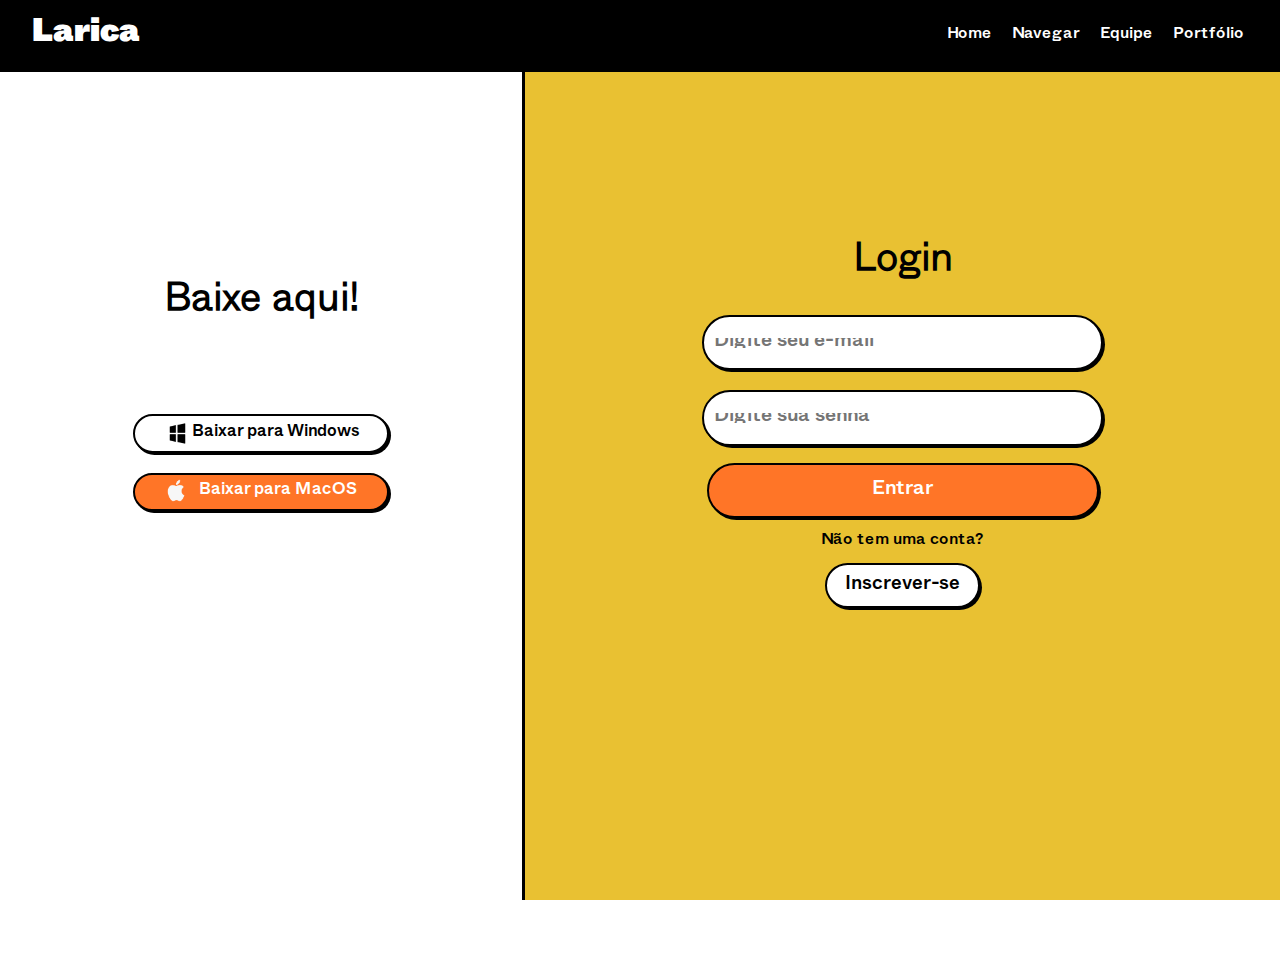
<file: larica 2.0/pages/baixar/baixar.html>
<!DOCTYPE html>
<html>
  <head>
    <meta charset="UTF-8">
    <title>Larica - Baixar</title>
    <script src="../baixar/baixar.js" defer></script>
    <link rel="stylesheet" type="text/css" href="../../pages/baixar/baixar.css">
    <link href="https://fonts.googleapis.com/css2?family=Roboto:wght@400;700&display=swap" rel="stylesheet">
    <link rel="shortcut icon" href="../../imgs/favicon.png">
  </head>
  <body>
    <div class="cabecalho">
      <div id="gambiarra">
        <h1 id="larica">Larica</h1>
      </div>
      <div id="hero">
        <a href="../home/home.html" class="a-menu a-anim">Home</a>
        <a href="../navegar/navegar.html" class="a-menu a-anim">Navegar</a>
        <a href="../equipe/equipe.html" class="a-menu a-anim">Equipe</a>
        <a href="../portifolio/portifolio.html" class="a-menu a-anim">Portfólio</a>
      </div>
    </div>
    <div class="medium baixo">
      <div class="download">
        <h1 class="tittle" id="baixe-aqui">Baixe aqui!</h1>
        <button class="bdonwload windows button-anim" id="baixar-windows"><img src="../../imgs/windows.png" alt="windows" class="icon windows-icon">Baixar para Windows</button>
        <button class="bdonwload android button-anim" id="baixar-mac"><img src="../../imgs/apple.png" alt="android" class="android-icon">Baixar para MacOS</button>
      </div>
      <div class="login baixo" id="login-div">
        <h1 class="tittle" id="login">Login</h1>
        <input type="email" class="input e-mail" placeholder="Digite seu e-mail" id="input-email-ver">
        <input type="password" autocomplete="new-password" class="input senha" placeholder="Digite sua senha" id="input-senha-ver">
        <button class="button-anim enter" id="botao-entrar">Entrar</button>
        <a class="signup-red">Não tem uma conta?</a>
        <button class="signup button-anim-" id="inscrever-se">Inscrever-se</button>
      </div>
      <div class="signup-div baixo" id="signup-div">
        <h1 class="tittle" id="login">Inscrever-se</h1>
        <input type="text" class="input nome nome-signup" placeholder="Digite seu nome completo">
        <input type="email" class="input e-mail e-mail-signup" placeholder="Digite seu e-mail">
        <input type="password" autocomplete="new-password" class="input senha senha-input" placeholder="Digite sua senha">
        <div class="checkbox-wrapper-63">
          <div class="checkbox-wrapper-24 aceitar-termos">
            <input type="checkbox" id="check-24" name="check" value="" />
            <label for="check-24">
              <span><!-- This span is needed to create the "checkbox" element --></span>Aceitar termos
            </label>
          </div>
        </div>
        <button class="button-anim enter">Criar</button>
        <a class="signup-red">Já tem uma conta?</a>
        <button class="signup button-anim- button-voltar-login" id="ja-tem-conta">Entre aqui</button>
      </div>
      <div id="cadastrado" class="cadastrado baixo">
        <img src="../../imgs/donwload-disponivel.png" alt="Donwload Disponível" class="donwload-disponivel">
        <h1 class="cadastrado-h1">Você já está cadastrado!</h1>
      </div>
    </div>
    <!--Dialog-->
    <dialog id="dialog-download" class="dialog-popup">
        <img src="../../imgs/bolinhas.svg" alt="design" class="bolinhas">
      <div class="center-popup">
        <div class="align-aviso">
          <p class="aviso-popup">Ops! Parece que você não tem uma conta!</p>
          <button class="fechar-popup button-anim" id="close-popup">Fechar</button>
        </div>
      </div>
    </dialog>
    <!--Dialog 2-->
    <dialog id="dialog-mac" class="dialog-popup">
      <img src="../../imgs/bolinhas.svg" alt="design" class="bolinhas">
      <div class="center-popup">
        <div class="align-aviso">
          <p class="aviso-popup">Calma lá Chef! <br> Em breve vai estar disponível para sistemas MacOS</p>
          <button class="fechar-popup button-anim" id="close-popupMac">Fechar</button>
        </div>
      </div>
    </dialog>
  </body>
</html>

<!--

  Equipe: Lucas Aguiar Maioli de Carvalho, Thiago Rizzato e Vinícius Macacari de Almeida

  GitHub: https://github.com/ViniMacacari/VisualClass-PI

-->
</file>
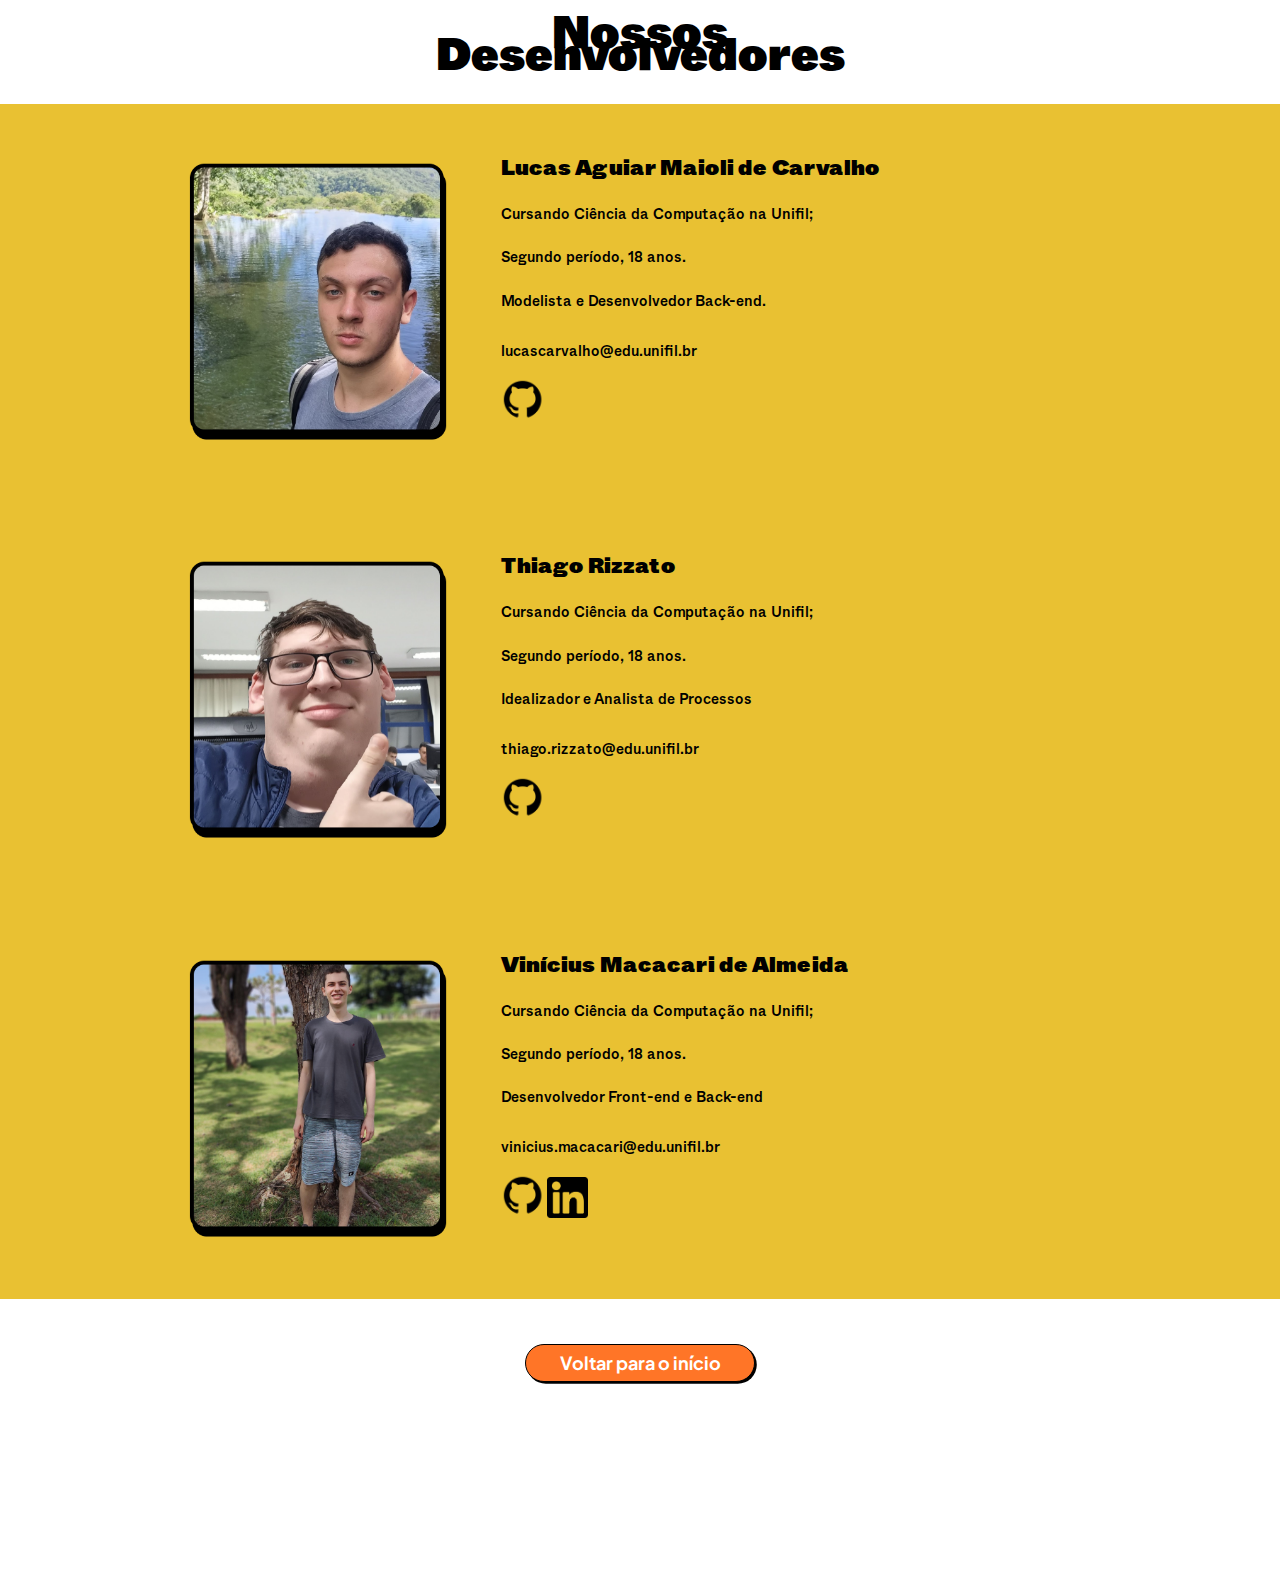
<file: larica 2.0/pages/equipe/equipe.html>
<!DOCTYPE html>
<html>
  <head>
    <meta charset="UTF-8">
    <title>Larica - Equipe</title>
    <script src="../equipe/equipe.js" defer></script>
    <link rel="stylesheet" type="text/css" href="../../pages/equipe/equipe.css">
    <link href="https://fonts.googleapis.com/css2?family=Roboto:wght@400;700&display=swap" rel="stylesheet">
    <link rel="shortcut icon" href="../../imgs/favicon.png">
  </head>
  <body>
    <div class="div-top">
      <h1 id="tittle">Nossos <br> Desenvolvedores</h1>
    </div>
    <div class="div-medium">
      <div class="div-developers anim" id="lucas">
        <div class="div-dev-img">
          <img src="../../imgs/lucas-aguiar.png" id="img-lucas" alt="Lucas">
        </div>
        <div class="div-info-dev">
          <h2>Lucas Aguiar Maioli de Carvalho</h2>
          <p>Cursando Ciência da Computação na Unifil;</p>
          <p>Segundo período, 18 anos.</p> 
          <p>Modelista e Desenvolvedor Back-end.</p>
          <a class="e-mail" href="mailto:lucascarvalho@edu.unifil.br">lucascarvalho@edu.unifil.br</a>
          <img id="gitlucas" class="github" src="../../imgs/github.png">
        </div>
      </div>
      <div class="div-developers anim" id="Thiago">
        <div class="div-dev-img">
          <img src="../../imgs/thiago-rizzato.png" id="img-rizzato" alt="Thiago">
        </div>
        <div class="div-info-dev">
          <h2>Thiago Rizzato</h2>
          <p>Cursando Ciência da Computação na Unifil;</p>
          <p>Segundo período, 18 anos.</p>  
          <p>Idealizador e Analista de Processos</p>
          <a class="e-mail" href="mailto:thiago.rizzato@edu.unifil.br">thiago.rizzato@edu.unifil.br</a>
          <img id="gitrizzato" class="github" src="../../imgs/github.png">
        </div>
      </div>
      <div class="div-developers anim" id="Vinicius">
        <div class="div-dev-img">
          <img src="../../imgs/vinicius-macacari.png" id="img-vinicius" alt="Vinicius">
        </div>
        <div class="div-info-dev">
          <h2>Vinícius Macacari de Almeida</h2>
          <p>Cursando Ciência da Computação na Unifil;</p>
          <p>Segundo período, 18 anos.</p>
          <p>Desenvolvedor Front-end e Back-end</p>
          <a class="e-mail" href="mailto:vinicius.macacari@edu.unifil.br">vinicius.macacari@edu.unifil.br</a>
          <div class="redes-sociais">
            <img id="gitvini" class="github" src="../../imgs/github.png">
            <img id="linkedinvini" class="linkedin" src="../../imgs/linkedin.png">
          </div>
        </div>
      </div>
    </div>
    <div class="div-bottom">
      <a href="../home/home.html" class="voltar-inicio">Voltar para o início</a>
    </div>
    <!--Dialog-->
    <dialog id="dialog-sobre" class="dialog-popup">
      <img src="../../imgs/bolinhas.svg" alt="design" class="bolinhas">
      <div class="center-popup">
      <div class="align-aviso">
        <p class="aviso-popup">Calma lá! Chef, parece que isso não está disponível.</p>
        <button class="fechar-popup button-anim" id="close-popup">Fechar</button>
      </div>
      </div>
    </dialog>
  </body>
</html>

<!--

  Equipe: Lucas Aguiar Maioli de Carvalho, Thiago Rizzato e Vinícius Macacari de Almeida

  GitHub: https://github.com/ViniMacacari/VisualClass-PI

-->
</file>
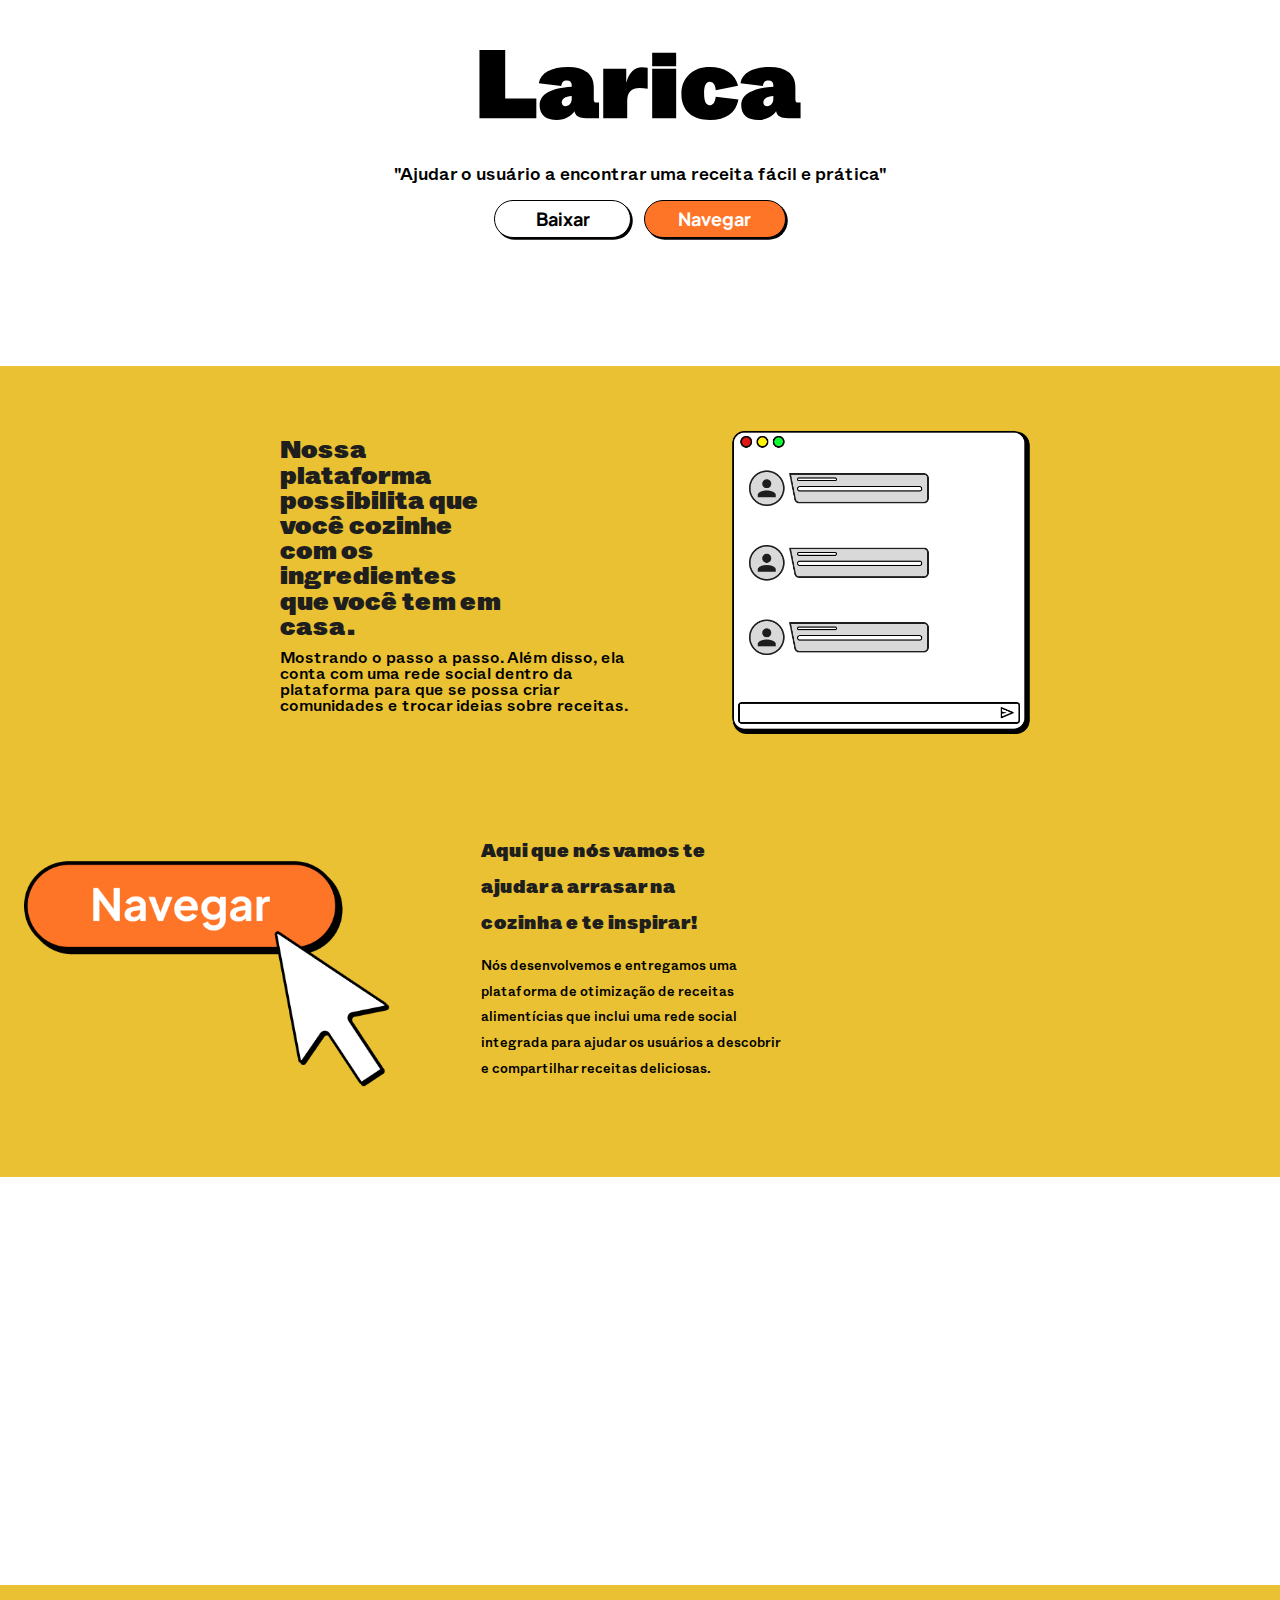
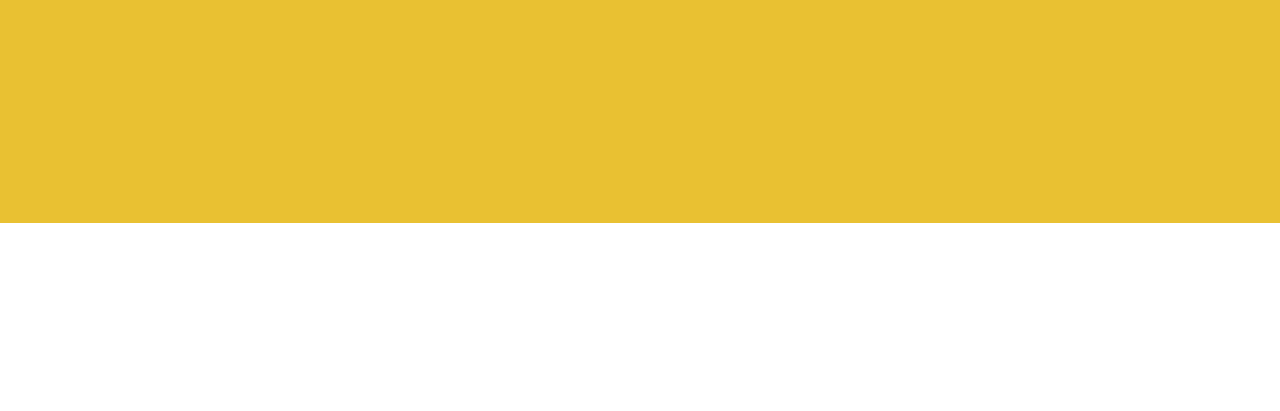
<file: larica 2.0/pages/home/home.html>
<!DOCTYPE html>
<html>
  <head>
    <meta charset="UTF-8">
    <title>Larica - Home</title>
    <script src="../home/ahome.js" defer></script>
    <link rel="stylesheet" type="text/css" href="./ahome.css">
    <link href="https://fonts.googleapis.com/css2?family=Roboto:wght@400;700&display=swap" rel="stylesheet">
    <link rel="shortcut icon" href="../../imgs/favicon.png">
  </head>
  <body>
    <div class="div-top">
        <img src="../../imgs/logos/larica-svg.svg" alt="larica" class="titulo">
        <p class="p-top">"Ajudar o usuário a encontrar uma receita fácil e prática"</p>
        <div>
          <button class="button-top" id="baixar" onclick="window.location.href='../../pages/baixar/baixar.html'">Baixar</button>
          <button class="button-top" id="navegar" onclick="window.location.href='../../pages/navegar/navegar.html'">Navegar</button>
        </div>
    </div>
    <div class="div-medium">
      <div class="div-medium-into">
        <div class="div-into-medium-into">
          <p id="p-medium-into">Nossa plataforma possibilita que você cozinhe com os ingredientes que você tem em casa.</p> <br>
          <p id="paragrafo2"> Mostrando  o passo a passo. Além disso, ela conta com uma rede social dentro da plataforma para que se possa criar comunidades e trocar ideias sobre receitas. </p>
        </div>
        <img src="../../imgs/chat-item.png" alt="chat" class="chat-ia-svg">
      </div>
    </div>
    <div class="div-botmed">
      <div class="div-botmed-into init-hidden">
        <img src="../../imgs/navegar-publi-menor.png" alt="navegar" class="nav-svg">
        <div class="div-into-botmed-into">
          <p id="p-medium-into2">Aqui que nós vamos te ajudar a arrasar na cozinha e te inspirar!</p> <br>
          <p id="med-bot-paragrafo2">Nós desenvolvemos e entregamos uma plataforma de otimização de receitas alimentícias que inclui uma rede social integrada para ajudar os usuários a descobrir e compartilhar receitas deliciosas.</p>
        </div>
      </div>
    </div>
    <div class="semi-fim init-hidden-opacidade">
      <div class="mensagem">
        <h1 id="mensagem-fim">Parece que você chegou ao Fim</h1>
        <img src="../../imgs/vetor-fim.svg" alt="fim" class="img-fim">
      </div>
      <div class="semi-fim-explore">
        <img src="../../imgs/Star 1.svg" alt="estrela 1" class="estrela" id="estrela1">
        <img src="../../imgs/explore mais.png" alt="explore mais" class="explore-mais">
        <img src="../../imgs/Star 2.svg" alt="estrela 2" class="estrela" id="estrela2">
        <div class="semi-fim-buttons">
          <div class="buttons">
            <button class="button-fim" id="esquerda-fim" onclick="window.location.href='../../pages/equipe/equipe.html'">Equipe</button>
            <button class="button-fim" id="direita-fim" onclick="window.location.href='../../pages/portifolio/portifolio.html'">Portfólio</button>
          </div>
          <img src="../../imgs/Star 3.svg" alt="estrela 3" class="estrela" id="estrela3">
        </div>
      </div>
    </div>
    <div class="end">
      <div class="init-hidden-cima">
        <img src="../../imgs/logos/larica-svg.svg" alt="larica" class="end-larica">
        <p class="text-end">"Ajudar o usuário a encontrar <br> uma receita fácil e prática."</p>
        <img src="../../imgs/Line 1.svg" alt="larica" class="end-line">
      <div class="div-button-end">
        <button class="button-end" id="esquerda-end" onclick="window.location.href='../../pages/navegar/navegar.html'">Navegar</button>
        <button class="button-end" id="direita-end" onclick="window.location.href='../../pages/baixar/baixar.html'">Baixar</button>
      </div>
      <a class="end-unifil" href="https://unifil.br" target="_blank">Copyright, Unifil</a>
    </div>
    <!-- Dialogos -->
    <dialog id="dialog-download" class="dialog-popup">
      <img src="../../imgs/bolinhas.svg" alt="design" class="bolinhas">
      <div class="center-popup">
      <div class="align-aviso">
        <p class="aviso-popup">Calma lá! Chef, parece que isso não está disponível.</p>
        <button class="fechar-popup button-anim" id="close-popup">Fechar</button>
      </div>
      </div>
    </dialog>
  </body>
</html>

<!--

  Equipe: Lucas Aguiar Maioli de Carvalho, Thiago Rizzato e Vinícius Macacari de Almeida

  GitHub: https://github.com/ViniMacacari/VisualClass-PI

-->
</file>
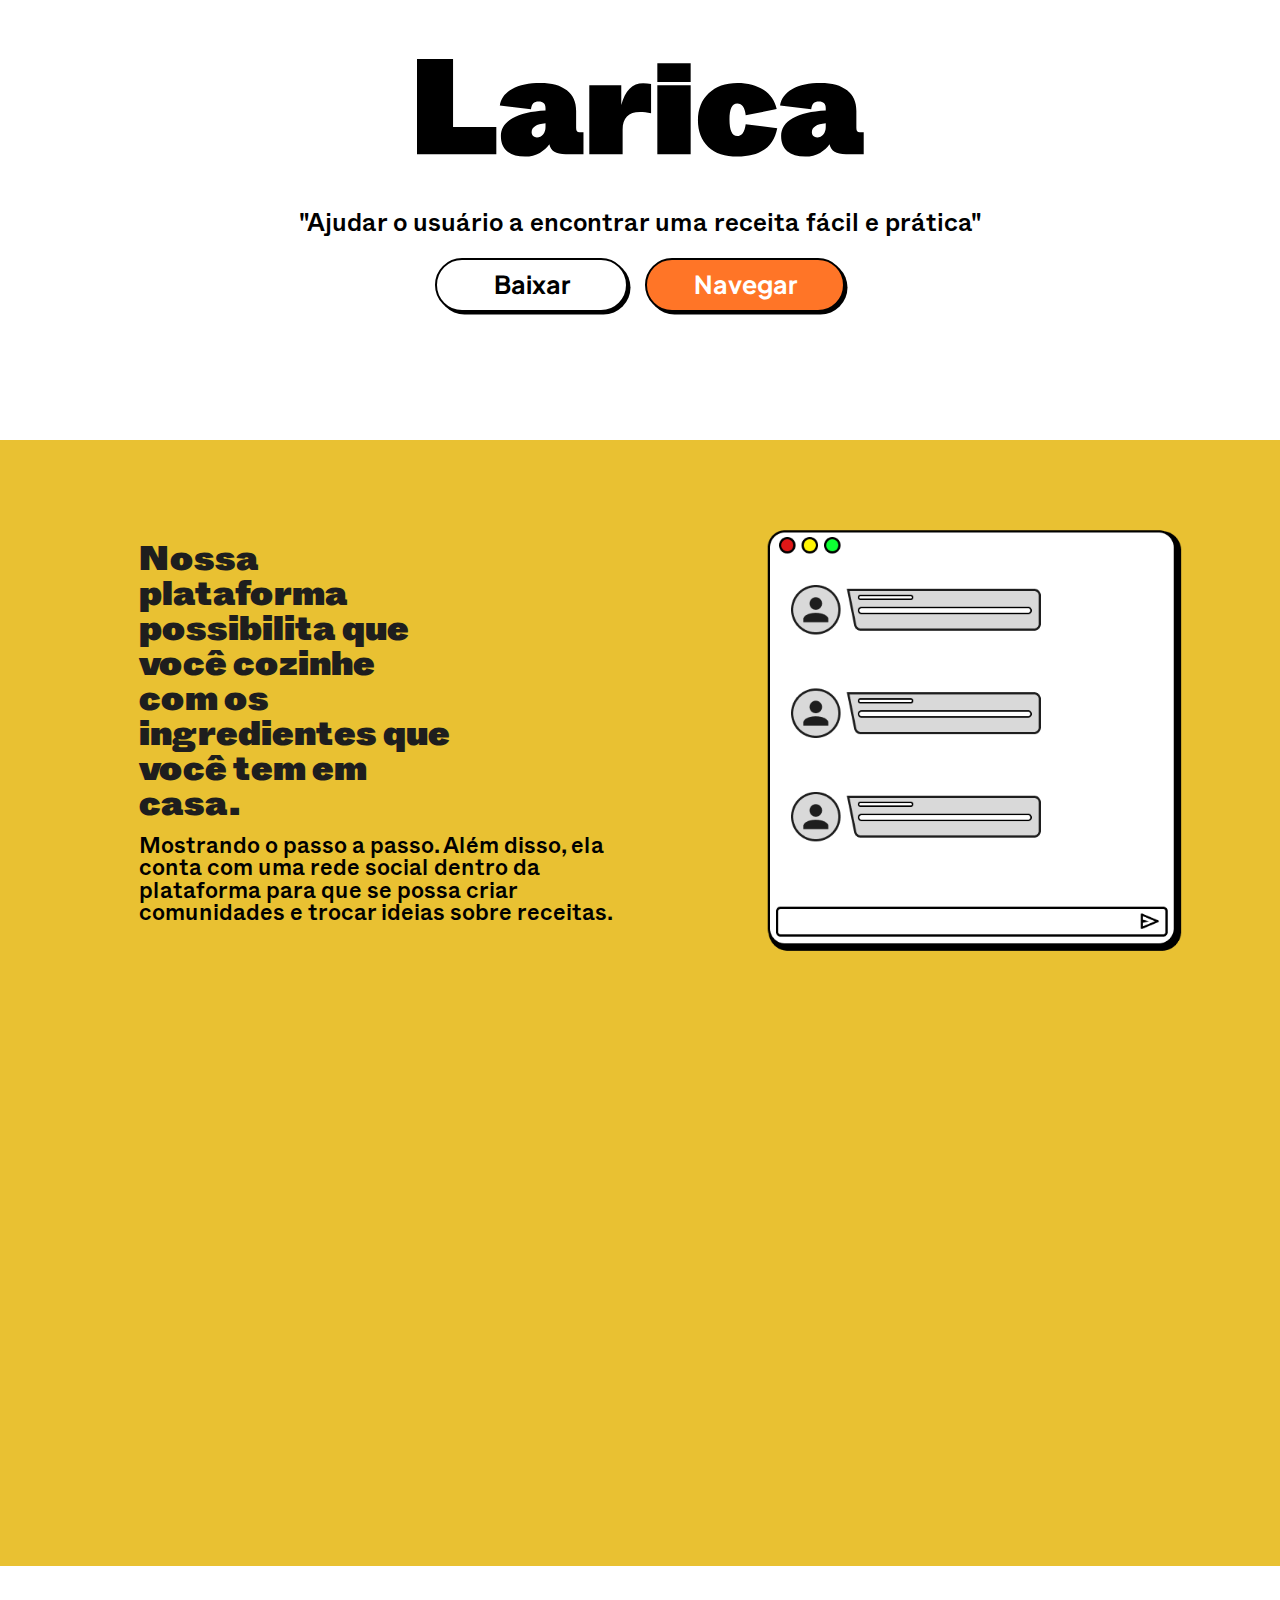
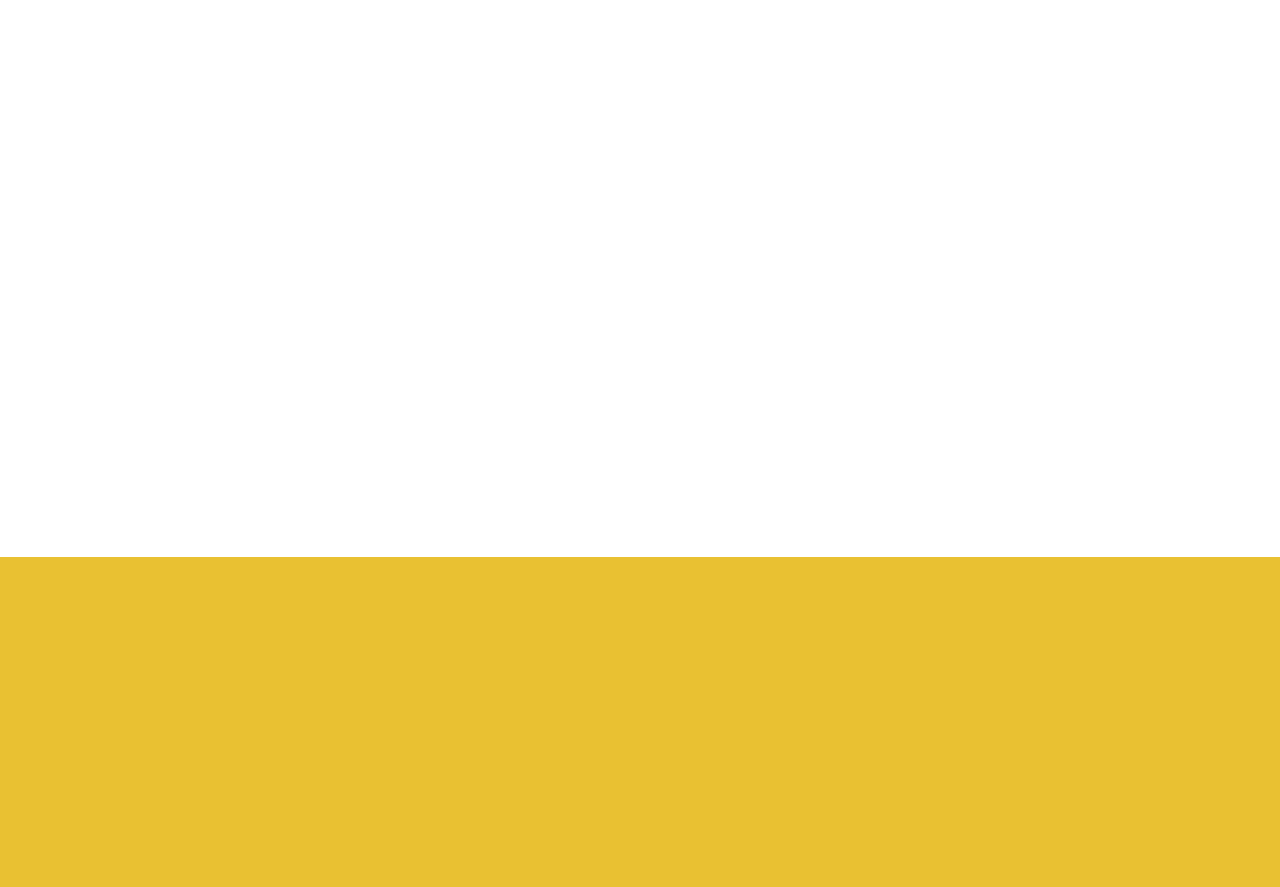
<file: larica 2.0/pages/home_old/home.html>
<!DOCTYPE html>
<html>
  <head>
    <meta charset="UTF-8">
    <title>Larica - Home</title>
    <script src="../home/ahome.js" defer></script>
    <link rel="stylesheet" type="text/css" href="./ahome.css">
    <link href="https://fonts.googleapis.com/css2?family=Roboto:wght@400;700&display=swap" rel="stylesheet">
    <link rel="shortcut icon" href="../../imgs/favicon.png">
  </head>
  <body>
    <div class="div-top">
        <img src="../../imgs/logos/larica-svg.svg" alt="larica" class="titulo">
        <p class="p-top">"Ajudar o usuário a encontrar uma receita fácil e prática"</p>
        <div>
          <button class="button-top" id="baixar" onclick="window.location.href='../../pages/baixar/baixar.html'">Baixar</button>
          <button class="button-top" id="navegar" onclick="window.location.href='../../pages/navegar/navegar.html'">Navegar</button>
        </div>
    </div>
    <div class="div-medium">
      <div class="div-medium-into">
        <div class="div-into-medium-into">
          <p id="p-medium-into">Nossa plataforma possibilita que você cozinhe com os ingredientes que você tem em casa.</p> <br>
          <p id="paragrafo2"> Mostrando  o passo a passo. Além disso, ela conta com uma rede social dentro da plataforma para que se possa criar comunidades e trocar ideias sobre receitas. </p>
        </div>
        <img src="../../imgs/chat-item.png" alt="chat" class="chat-ia-svg">
      </div>
    </div>
    <div class="div-botmed">
      <div class="div-botmed-into init-hidden">
        <img src="../../imgs/navegar-publi-menor.png" alt="navegar" class="nav-svg">
        <div class="div-into-botmed-into">
          <p id="p-medium-into2">Aqui que nós vamos te ajudar a arrasar na cozinha e te inspirar!</p> <br>
          <p id="med-bot-paragrafo2">Nós desenvolvemos e entregamos uma plataforma de otimização de receitas alimentícias que inclui uma rede social integrada para ajudar os usuários a descobrir e compartilhar receitas deliciosas.</p>
        </div>
      </div>
    </div>
    <div class="semi-fim init-hidden-opacidade">
      <div class="mensagem">
        <h1 id="mensagem-fim">Parece que você chegou ao Fim</h1>
        <img src="../../imgs/vetor-fim.svg" alt="fim" class="img-fim">
      </div>
      <div class="semi-fim-explore">
        <img src="../../imgs/Star 1.svg" alt="estrela 1" class="estrela" id="estrela1">
        <img src="../../imgs/explore mais.png" alt="explore mais" class="explore-mais">
        <img src="../../imgs/Star 2.svg" alt="estrela 2" class="estrela" id="estrela2">
        <div class="semi-fim-buttons">
          <div class="buttons">
            <button class="button-fim" id="esquerda-fim" onclick="window.location.href='../../pages/equipe/equipe.html'">Equipe</button>
            <button class="button-fim" id="direita-fim" onclick="window.location.href='../../pages/portifolio/portifolio.html'">Portfólio</button>
          </div>
          <img src="../../imgs/Star 3.svg" alt="estrela 3" class="estrela" id="estrela3">
        </div>
      </div>
    </div>
    <div class="end">
      <div class="init-hidden-cima">
        <img src="../../imgs/logos/larica-svg.svg" alt="larica" class="end-larica">
        <p class="text-end">"Ajudar o usuário a encontrar <br> uma receita fácil e prática."</p>
        <img src="../../imgs/Line 1.svg" alt="larica" class="end-line">
      <div class="div-button-end">
        <button class="button-end" id="esquerda-end" onclick="window.location.href='../../pages/navegar/navegar.html'">Navegar</button>
        <button class="button-end" id="direita-end" onclick="window.location.href='../../pages/baixar/baixar.html'">Baixar</button>
      </div>
      <a class="end-unifil" href="https://unifil.br" target="_blank">Copyright, Unifil</a>
    </div>
    <!-- Dialogos -->
    <dialog id="dialog-download" class="dialog-popup">
      <img src="../../imgs/bolinhas.svg" alt="design" class="bolinhas">
    <div class="center-popup">
      <div class="align-aviso">
        <p class="aviso-popup">Calma lá! Chef, parece que isso não está disponível.</p>
        <button class="fechar-popup button-anim" id="close-popup">Fechar</button>
      </div>
    </div>
  </dialog>
  </body>
</html>

<!--

  Equipe: Lucas Aguiar Maioli de Carvalho, Thiago Rizzato e Vinícius Macacari de Almeida

  GitHub: https://github.com/ViniMacacari/VisualClass-PI

-->
</file>
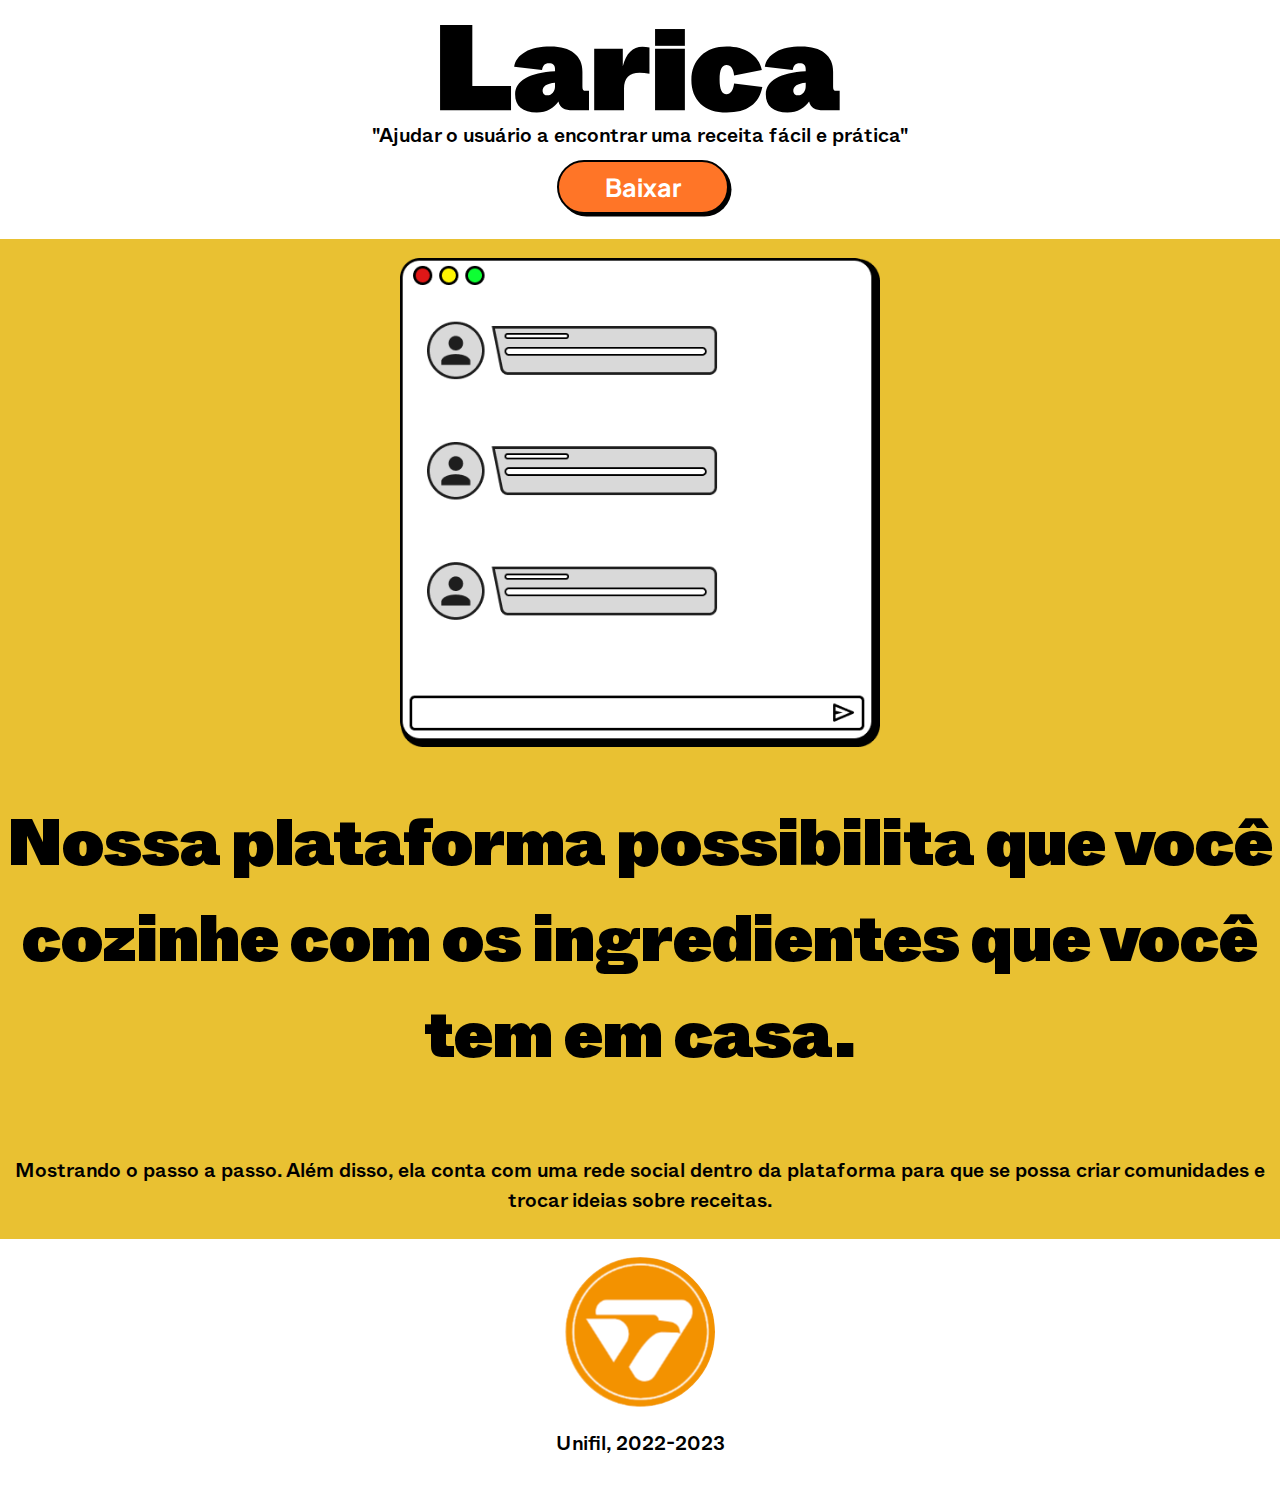
<file: larica 2.0/pages/mobile/mobile.html>
<!DOCTYPE html>
<html lang="en">
<head>
    <meta charset="UTF-8">
    <meta http-equiv="X-UA-Compatible" content="IE=edge">
    <meta name="viewport" content="width=device-width, initial-scale=1.0">
    <title>Mobile</title>
    <link rel="stylesheet" href="mobile.css">
    <script src="../mobile/mobile.js" defer></script>
</head>
<body>
    <header>
        <div class="div-top">
            <img src="../../imgs/logos/larica-svg.svg" alt="larica" class="titulo">
            <p class="p-top">"Ajudar o usuário a encontrar uma receita fácil e prática"</p>
            <div>
            <button class="button-top" id="navegar">Baixar</button>
            </div>
        </div>
    </header>
    <div class="med">
        <img src="../../imgs/chat-item.png" alt="chat" class="chat-item">
        <h1 class="desc">Nossa plataforma possibilita que você cozinhe com os ingredientes que você tem em casa.</h1>
        <p class="paragrafo">Mostrando o passo a passo. Além disso, ela conta com uma rede social dentro da plataforma para que se possa criar comunidades e trocar ideias sobre receitas.</p>
    </div>
    <div class="fim">
        <img class="unifil" src="../../imgs/unifil.svg">
        <p class="paragrafo">Unifil, 2022-2023</p>
    </div>
    <!--Dialogo-->
    <dialog id="dialog-download" class="dialog-popup">
      <img src="../../imgs/bolinhas.svg" alt="design" class="bolinhas">
      <div class="center-popup">
        <div class="align-aviso">
          <p class="aviso-popup">Calma lá Chef! Em breve estará disponível.</p>
          <button class="fechar-popup button-anim" id="close-popup">Fechar</button>
        </div>
      </div>
    </dialog>
</body>
</html>
</file>
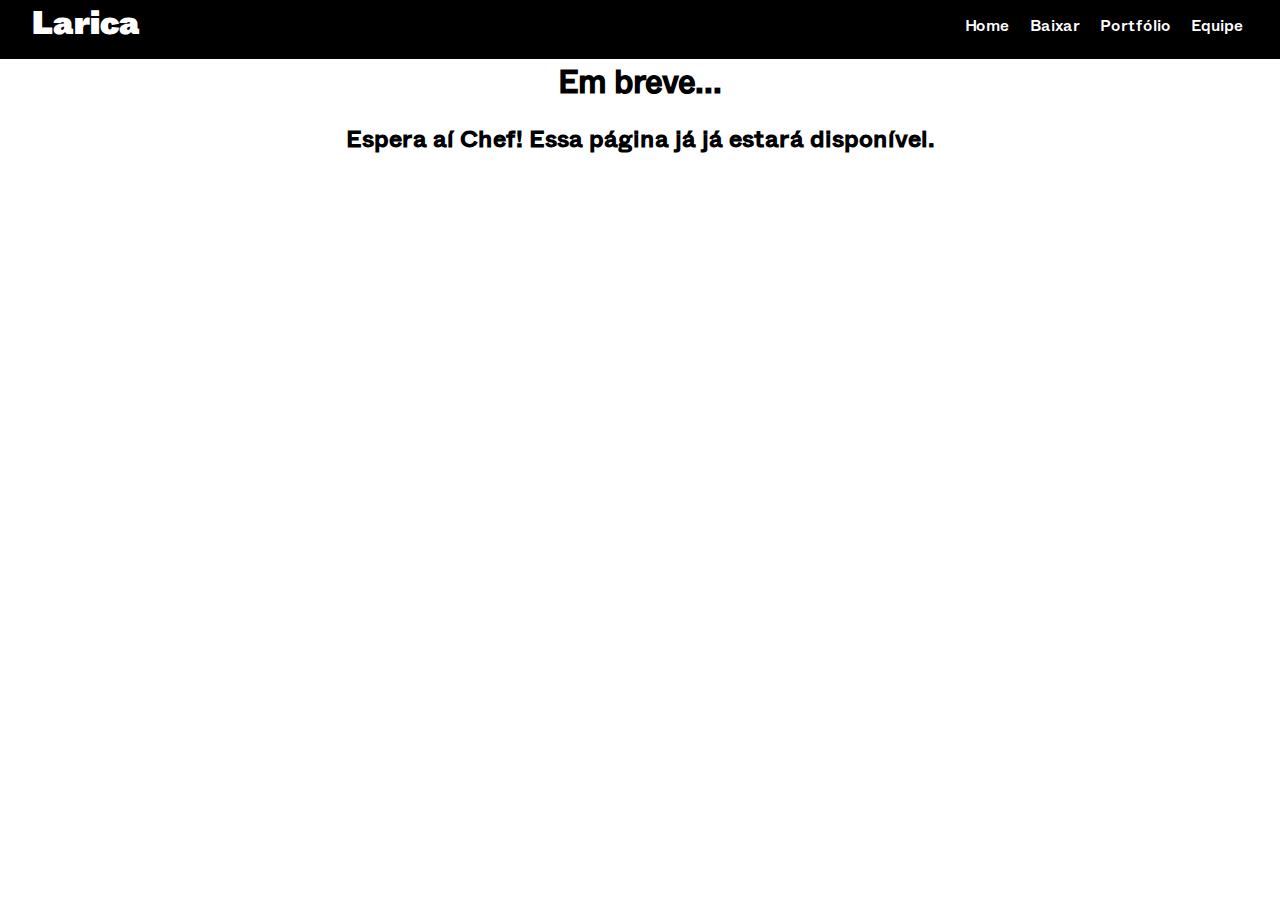
<file: larica 2.0/pages/navegar/navegar.html>
<!DOCTYPE html>
<html>
  <head>
    <meta charset="UTF-8">
    <title>Larica - Navegar</title>
    <script src="../navegar/navegar.js" defer></script>
    <link rel="stylesheet" type="text/css" href="../../pages/navegar/navegar.css">
    <link href="https://fonts.googleapis.com/css2?family=Roboto:wght@400;700&display=swap" rel="stylesheet">
    <link rel="shortcut icon" href="../../imgs/favicon.png">
  </head>
  <body>
    <header>
      <div class="cabecalho">
        <div id="gambiarra">
          <h1 id="larica">Larica</h1>
        </div>
        <div id="hero">
          <a href="../home/home.html" class="a-menu a-anim">Home</a>
          <a href="../baixar/baixar.html" class="a-menu a-anim">Baixar</a>
          <a href="../portifolio/portifolio.html" class="a-menu a-anim">Portfólio</a>
          <a href="../equipe/equipe.html" class="a-menu a-anim">Equipe</a>
        </div>
      </div>
    </header>
    <div class="body-div">
      <h1>Em breve...</h1>
      <h2>Espera aí Chef! Essa página já já estará disponível.</h2>
    </div>
  </body>
</html>

<!--

  Equipe: Lucas Aguiar Maioli de Carvalho, Thiago Rizzato e Vinícius Macacari de Almeida

  GitHub: https://github.com/ViniMacacari/VisualClass-PI

-->
</file>
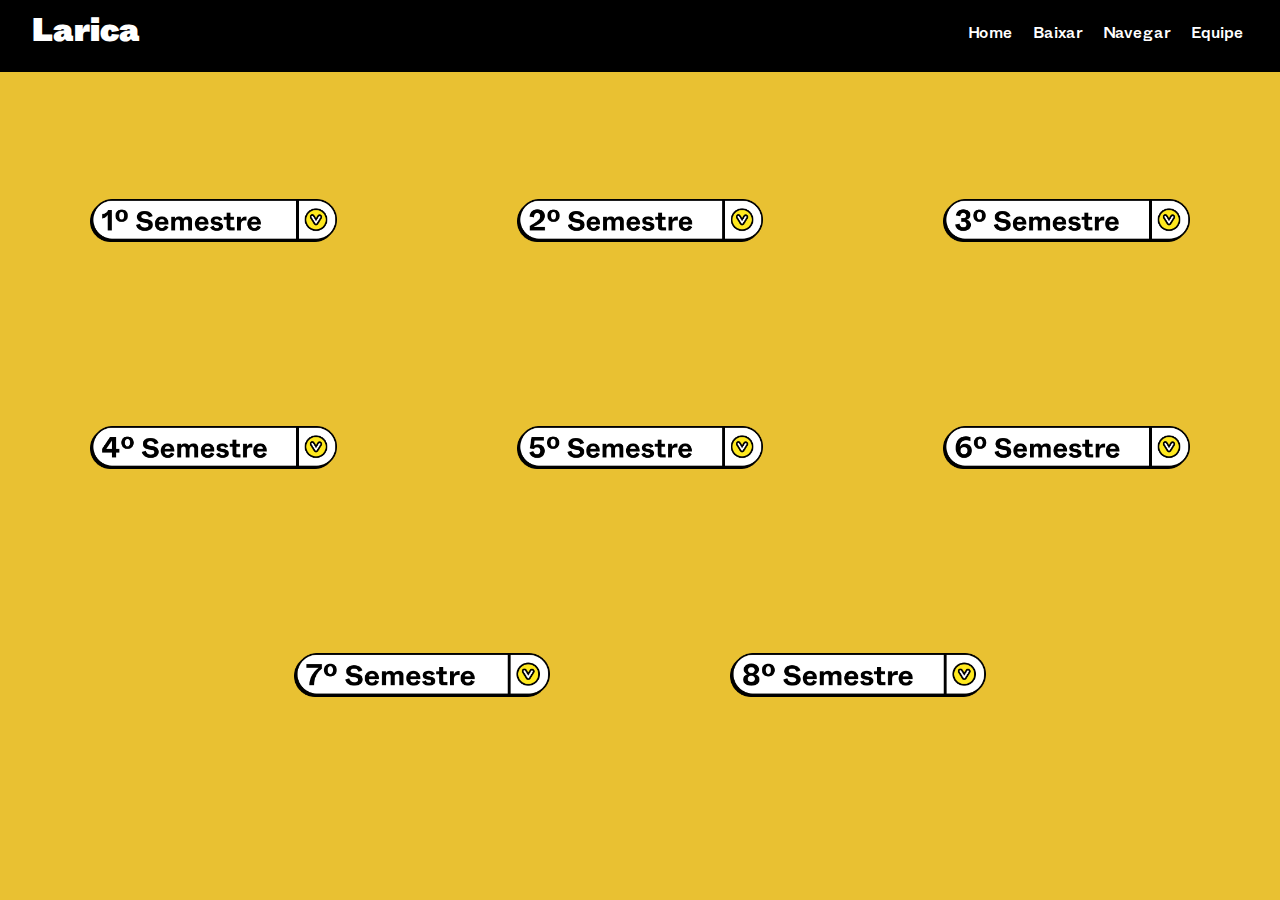
<file: larica 2.0/pages/portifolio/portifolio.html>
<!DOCTYPE html>
<html>
  <head>
    <meta charset="UTF-8">
    <title>Larica - Portfólio</title>
    <script src="../portifolio/portifolio.js" defer></script>
    <link rel="stylesheet" type="text/css" href="../../pages/portifolio/portifolio.css">
    <link href="https://fonts.googleapis.com/css2?family=Roboto:wght@400;700&display=swap" rel="stylesheet">
    <link rel="shortcut icon" href="../../imgs/favicon.png">
  </head>
  <body>
    <header>
      <div class="cabecalho">
        <div id="gambiarra">
          <h1 id="larica">Larica</h1>
        </div>
        <div id="hero">
          <a href="../home/home.html" class="a-menu a-anim">Home</a>
          <a href="../baixar/baixar.html" class="a-menu a-anim">Baixar</a>
          <a href="../navegar/navegar.html" class="a-menu a-anim">Navegar</a>
          <a href="../equipe/equipe.html" class="a-menu a-anim">Equipe</a>
        </div>
      </div>
  </header>
    <!-- ARRUMAR QUANDO APRENDER MAIS, COMO NO EXEMPLO DO FIGMA -->
    <div class="div-content">
      <div class="colunas coluna1">
        <div class="semestres semestre1">
          <img src="../../imgs/semestres/Semestre 1.png" alt="semestre um" class="img-semestre s1 pointer">
          <!-- Dialogo -->
          <dialog id="dialog-download" class="caixa-baixar b1-2">
            <img src="../../imgs/bolinhas.svg" alt="design" class="bolinhas close">
            <div class="semestres-baixar">
                <div class="baixar-s1">
                  <p class="text-bim">1º Bimestre</p>
                  <button class="button-baixar-bim" onclick="window.open('../../archives/portifolio/bimestre1/1 Bimestre.pdf', '_blank');">Baixar</button>
                  <p class="text-bim">2º Bimestre</p>
                  <button class="button-baixar-bim" onclick="donwloadZipBim2()">Baixar</button>
                </div>
            </div>
          </dialog>
          <!-- Dialogo -->
        </div>
        <div class="semestres semestre2">
          <img src="../../imgs/semestres/Semestre 2.png" alt="semestre dois" class="img-semestre s2 pointer" id="semestre2">
          <!-- Dialogo -->
          <dialog id="dialog-download2" class="caixa-baixar b3-4">
            <img src="../../imgs/bolinhas.svg" alt="design" id="close-dialogS2" class="bolinhas close">
            <div class="semestres-baixar">
              <div class="baixar-s1">
                <p class="text-bim">3º Bimestre</p>
                <button class="button-baixar-bim" onclick="window.open('../../archives/portifolio/bimestre3/3 Bimestre.pdf', '_blank');">Baixar</button>
                <p class="text-bim">4º Bimestre</p>
                <button class="button-baixar-bim">Baixar</button>
              </div>
            </div>
          </dialog>
          <!-- Dialogo -->
        </div>
        <div class="semestres semestre3">
          <img src="../../imgs/semestres/Semestre 3.png" alt="semestre tres" class="img-semestre s3">
        </div>
      </div>
      <div class="colunas coluna2">
        <div class="semestres semestre4">
          <img src="../../imgs/semestres/Semestre 4.png" alt="semestre quartro" class="img-semestre s4">
        </div>
        <div class="semestres semestre5">
          <img src="../../imgs/semestres/Semestre 5.png" alt="semestre quinto" class="img-semestre s5">
        </div>
        <div class="semestres semestre6">
          <img src="../../imgs/semestres/Semestre 6.png" alt="semestre sexto" class="img-semestre s6">
        </div>
      </div>
      <div class="colunas coluna3">
        <div class="semestres semestre7">
          <img src="../../imgs/semestres/Semestre 7.png" alt="semestre setimo" class="img-semestre s7">
        </div>
        <div class="semestres semestre8">
          <img src="../../imgs/semestres/Semestre 8.png" alt="semestre oitavo" class="img-semestre s8">
        </div>
      </div>
    </div>
  </body>
</html>

<!--

  Equipe: Lucas Aguiar Maioli de Carvalho, Thiago Rizzato e Vinícius Macacari de Almeida

  GitHub: https://github.com/ViniMacacari/VisualClass-PI

-->
</file>
<file: larica 2.0/pages/baixar/baixar.css>
/*
    
    Equipe: Lucas Aguiar Maioli de Carvalho, Thiago Rizzato e Vinícius Macacari de Almeida

*/

@font-face {
    font-family: 'Plus Jakarta Sans';
    src: url('../../fonts/PlusJakartaSans-VariableFont_wght.ttf') format('truetype');
    /* adicione outros formatos de arquivo, se necessário */

}

@font-face {
  font-family: 'Whyte';
  src: url('../../fonts/Whyte-Medium.ttf') format('truetype');
}

@font-face {
    font-family: 'Whyte Light';
    src: url('../../fonts/Whyte-Light.ttf') format('truetype');
  }

@font-face {
    font-family: 'Whyte Bold';
    src: url('../../fonts/Whyte-Super.ttf') format('truetype');
  }

/* Scroll */
::-webkit-scrollbar {
    width: 8px;
  }
  
  ::-webkit-scrollbar-track {
    background: #fce48a;
    z-index: 0;
  }
  
  ::-webkit-scrollbar-thumb {
    background: rgb(119, 119, 119);
  }
  
  ::-webkit-scrollbar-thumb:hover {
    background: #555;
  }
/* Scroll */

html, body {
  height: 100%;
  margin: 0;
  overflow: hidden;
}


/* Início cabecalho */

.cabecalho {
    display: flex;
    justify-content: center;
    text-align: center;
    align-items: center;
    background-color: black;
    width: 100%;
    height: 8%;
    z-index: 9999;
    position: fixed;
}

h1#larica {
    color: white;
    font-family: 'Whyte Bold';
    font-style: normal;
    text-align: start;

    position: relative;
    text-indent: 30%;
}

div#hero {
    display: flex;
    position: relative;
    align-items: end;
    justify-content: end;
    width: 100%;
    right: 2%;
    color: #fce48a;
}

a {
    text-decoration: none;
    font-family: 'Whyte';
    font-style: normal;
    color: white;
    margin: 10px;
}

.a-anim {
    transition: transform 0.1s; /* tempo de duração da animação */
}

.a-anim:hover {
    cursor: pointer;
    transform: scale(1.1);
    color: #FF7527;
}

.a-anim:active{
    transform: translateY(2px);
}

/* Inicio div medium */

.medium {
    display: flex;
    width: 100%;
    height: 100%;
}

/* Download */

.download {
    display: flex;
    flex-direction: column;
    width: 45%;
    margin-bottom: 10%;

    justify-content: center;
    text-align: center;
    align-items: center;
}

.tittle {
    font-family: 'Whyte Light';
    font-style: normal;
    font-size: 40px;
}

h1#baixe-aqui {
    position: relative;
    padding-bottom: 60px;
}

.bdonwload {
    box-sizing: border-box;

    /* Auto layout */

    display: flex;
    flex-direction: row;
    justify-content: center;
    align-items: center;

    border: 2px solid #000000;
    box-shadow: 2px 2px 0px #000000;
    border-radius: 100px;
    margin: 10px;
    padding-right: 15px;
    padding-left: 15px;
    height: 40px;

    font-family: 'Whyte';
    font-style: normal;
    font-size: 2.6vh;
}

.icon {
    scale: 0.7;
}

.android-icon {
  width: 10%;
  margin-bottom: 3px;
  margin-right: 12px;
}

.windows-icon{
  width: 13%;
  height: auto;
}

.windows {
    background: white;
    width: 20vw;
    height: 3vw;
    font-size: 1.3vw;
}

.android {
    width: 20vw;
    height: 3vw;
    font-size: 1.3vw;
    background: #FF7527;
    color: white;
}

.button-anim {
    transition: transform 0.1s;
    user-select: none;
}

.button-anim:hover {
    cursor: pointer;
    transform: scale(1.1);
}

.button-anim:active{
    transform: translateY(5px);
}


/* Donwload */

.login {
    display: flex;
    position: relative;
    flex-direction: column;
    margin-top: -10px;
    width: 65%;
    height: 110%;
    background-color: #E9C132;
    border-left: 3px solid black;
    vertical-align: top;

    justify-content: center;
    text-align: center;
    align-items: center;

    display: flex;
}

h1#login {
    color: #000000;
}

input {
    background: #FFFFFF;
    border: 2px solid #000000;
    box-shadow: 2px 2px 0px #000000;
    border-radius: 100px;
    width: 50%;
    height: 5%;
    margin: 10px;
    padding-left: 10px;
    padding-right: 10px;

    font-family: 'Whyte';
    font-size: 20px;
}

input:focus {
    outline: none;
  }


input::-ms-reveal {
    display: none; /* Desabilita o ver senha no Edge */
}

.signup-red{
    color: #000000;
}

.signup-red:hover {
    color: #000000;
}

.enter {
    margin-top: 1%;
    margin-bottom: 10px;
    width: 52%;
    height: 5.5%;
    font-size: 21.5px;
    border: 2px solid #000000;
    box-shadow: 2px 2px 0px #000000;
    border-radius: 100px;
    background: #FF7527;
    color: white;

    font-family: 'Whyte';
    font-size: 20px;
}

.signup {
    position: relative;
    margin-top: 1%;
    margin-bottom: 20%;
    width: 20.5%;
    height: 4.5%;
    font-size: 1.5vw;
    border: 2px solid #000000;
    box-shadow: 2px 2px 0px #000000;
    border-radius: 100px;
    background: #ffffff;
    color: rgb(0, 0, 0);

    font-family: 'Whyte';
}

.button-anim- {
    transition: transform 0.1s;
}

.button-anim-:hover {
    cursor: pointer;
    transform: scale(1.1);
}

.button-anim-:active{
    transform: translateY(5px);
}

/* Inicio div signup */

.signup-div {
    display: flex;
    position: relative;
    flex-direction: column;
    margin-top: -10px;
    width: 65%;
    height: 110%;
    background-color: #E9C132;
    border-left: 3px solid black;
    vertical-align: top;

    justify-content: center;
    text-align: center;
    align-items: center;

    display: none;
}

.input#meuCheckbox {
    display: inline-block;
}

/* Checkbox - https://getcssscan.com/css-checkboxes-examples */

.aceitar-termos{
    font-family: 'Whyte';
    text-align: center;
    margin: 10px;
}

.checkbox-wrapper-24 .checkbox {
    display: table-cell;
    width: 100%;
    height: 100%;
    vertical-align: middle;
    text-align: center;
  }

  .checkbox-wrapper-24 label {
    display: inline-block;
    color: rgb(0, 0, 0)000;
    cursor: pointer;
    position: relative;
  }
  .checkbox-wrapper-24 label span {
    display: inline-block;
    position: relative;
    background-color: transparent;
    width: 25px;
    height: 25px;
    transform-origin: center;
    border: 2px solid #000000;
    border-radius: 50%;
    vertical-align: middle;
    margin-right: 10px;
    transition: background-color 150ms 200ms, transform 350ms cubic-bezier(0.78, -1.22, 0.17, 1.89);
  }
  .checkbox-wrapper-24 label span:before {
    content: "";
    width: 0px;
    height: 2px;
    border-radius: 2px;
    background: #000000;
    position: absolute;
    transform: rotate(45deg);
    top: 13px;
    left: 9px;
    transition: width 50ms ease 50ms;
    transform-origin: 0% 0%;
  }
  .checkbox-wrapper-24 label span:after {
    content: "";
    width: 0;
    height: 2px;
    border-radius: 2px;
    background: #000000;
    position: absolute;
    transform: rotate(305deg);
    top: 16px;
    left: 10px;
    transition: width 50ms ease;
    transform-origin: 0% 0%;
  }
  .checkbox-wrapper-24 label:hover span:before {
    width: 5px;
    transition: width 100ms ease;
  }
  .checkbox-wrapper-24 label:hover span:after {
    width: 10px;
    transition: width 150ms ease 100ms;
  }

  .checkbox-wrapper-24 input[type=checkbox] {
    display: none;
  }
  .checkbox-wrapper-24 input[type=checkbox]:checked + label span {
    background-color: #000000;
    transform: scale(1.25);
  }
  .checkbox-wrapper-24 input[type=checkbox]:checked + label span:after {
    width: 10px;
    background: #fff;
    transition: width 150ms ease 100ms;
  }
  .checkbox-wrapper-24 input[type=checkbox]:checked + label span:before {
    width: 5px;
    background: #fff;
    transition: width 150ms ease 100ms;
  }
  .checkbox-wrapper-24 input[type=checkbox]:checked + label:hover span {
    background-color: #000000;
    transform: scale(1.25);
  }
  .checkbox-wrapper-24 input[type=checkbox]:checked + label:hover span:after {
    width: 10px;
    background: #fff;
    transition: width 150ms ease 100ms;
  }
  .checkbox-wrapper-24 input[type=checkbox]:checked + label:hover span:before {
    width: 5px;
    background: #fff;
    transition: width 150ms ease 100ms;
  }

/* Checkbox - https://getcssscan.com/css-checkboxes-examples */


/* Última div */

.cadastrado {
  display: flex;
  position: relative;
  flex-direction: column;
  margin-top: -10px;
  width: 65%;
  height: 110%;
  background-color: #E9C132;
  border-left: 3px solid black;
  vertical-align: top;

  justify-content: center;
  text-align: center;
  align-items: center;

  display: none;
}

.donwload-disponivel {
  max-width: 55%;
  width: auto;
  height: auto;
}

.cadastrado-h1 {
  font-family: 'Whyte Light';
  font-style: normal;
  font-size: 50px;
  margin-bottom: 15%;
}

/* PopUp Donwload indisponível */

.dialog-popup {
  box-sizing: border-box;

  background: #FFFFFF;
  border: 2px solid #000000;
  box-shadow: 3px 3px 0px 3px #000000;
  border-radius: 20px;

  align-items: center;
  justify-content: center;

  height: 50vh;
  width: 28vw;

  transition: 0.5s;

  overflow: hidden;
}

.center-popup {
  display: flex;
  align-items: center;
  text-align: center;
  justify-content: center;
  flex-direction: column;

  width: 100%;
  height: 75%;
}

.bolinhas{
  scale: 0.7;
  height: 6%;
}

.align-aviso {
  width: 100%;
  display: flex;
  align-items: center;
  justify-content: center;
  flex-direction: column;

  margin-top: 5%;
}

.aviso-popup{
  font-family: 'Whyte';
  font-style: normal;
  font-weight: 500;
  font-size: 3.7vh;
  line-height: 135.4%;
  width: 20vw;

  text-align: center;

  color: #000000;
}

.fechar-popup {
  box-sizing: border-box;

  font-family: 'Whyte';
  font-style: normal;
  font-size: 2.5vw;

  text-align: center;

  width: 20vh;
  height: 3.5vw;

  color: white;
  background: #FF0000;
  border: 3px solid #000000;
  box-shadow: 3px 3px 0px #000000;
  border-radius: 146px;
}

/* Estilização fundo/animação/etc popup */

dialog::backdrop {
  background-color: #555;
  opacity: 0.5;
}

/* .travar-anim{
  cursor: none;
}

.travar-anim:hover{
  cursor: none;
  scale: 1;
} */
</file>
<file: larica 2.0/pages/equipe/equipe.css>
/*
    
    Equipe: Lucas Aguiar Maioli de Carvalho, Thiago Rizzato e Vinícius Macacari de Almeida

*/

@font-face {
    font-family: 'Plus Jakarta Sans';
    src: url('../../fonts/PlusJakartaSans-VariableFont_wght.ttf') format('truetype');
    /* adicione outros formatos de arquivo, se necessário */

}

@font-face {
  font-family: 'Whyte';
  src: url('../../fonts/Whyte-Medium.ttf') format('truetype');
}

@font-face {
    font-family: 'Whyte Bold';
    src: url('../../fonts/Whyte-Super.ttf') format('truetype');
  }

/* Scroll */
::-webkit-scrollbar {
    width: 8px;
  }
  
  ::-webkit-scrollbar-track {
    background: #fce48a;
    z-index: 0;
  }
  
  ::-webkit-scrollbar-thumb {
    background: rgb(119, 119, 119);
  }
  
  ::-webkit-scrollbar-thumb:hover {
    background: #555;
  }
/* Scroll */

body {
    margin: 0; /* remove as margens padrão do corpo */
    overflow-x: hidden;
  }

button{
  outline: none;
}

/* Início div-top */

.div-top {
    display: flex;
    justify-content: center; /* centraliza os itens horizontalmente */
    align-items: center; /* centraliza os itens verticalmente */
    height: auto; /* altura da div container */
    width: 100%;
}

h1#tittle {
    font-family: 'Whyte Bold';
    font-style: normal;
    font-size: 50px;
    text-align: center;
    vertical-align: middle;
}
/* Fim div-top */

/* Início div-medium */
.div-medium {
    background-color: #E9C132;
    height: auto;
    display: flex;
    flex-direction: column;
    justify-content: start;
    align-items: start;
}

.div-developers {
    display: flex;
    width: 100;
    justify-content: space-between;
    position: relative;
    left: 150px;
}

.div-dev-img {
    scale: 0.7;
}

h2 {
    position: relative;
    font-family: 'Whyte Bold';
    font-style: normal;
    margin-top: 70px;
    margin-bottom: 40px;
}

p {
    position: relative;
    font-family: 'Whyte';
    font-style: normal;
    line-height: 0.5;
    margin-bottom: 40px;
}

a {
    position: relative;
    font-family: 'Whyte';
    font-style: normal;
}
/* Fim div-medium */

/* Início div-bottom */
.div-bottom {
    display: flex;
    width: 100%;
    padding-top: 50px;
    padding-bottom: 50px;
    align-items: center;
    justify-content: center;
}

.voltar-inicio{
    box-sizing: border-box;

    color: white;
    background-color: #FF7527;
    border: 2px solid #000000;
    box-shadow: 2px 2px 0px #000000;
    border-radius: 100px;
    text-decoration: none;
    
    font-family: 'Plus Jakarta Sans';
    font-style: normal;
    font-weight: 700;
    font-size: 20px;
    line-height: 30px;
    /* or 58px */
    
    padding-top: 5px;
    padding-bottom: 5px;
    padding-left: 37px; padding-right: 37px;
    
    transition: transform 0.2s; /* tempo de duração da animação */
}

.voltar-inicio:hover {
    cursor: pointer;
    transform: scale(1.1);
}

.voltar-inicio:active{
    transform: translateY(5px);
}
/* Fim div-bottom */

/* Animação passar o mouse */
.anim {
    transition: transform 0.2s ease;
}

.anim:hover {
    transform: translateX(10px);
}

/* Animação passar o mouse */

/* mailto */

.e-mail {
    text-decoration: none;
    color: #000000;
}

/* mailto */

@media screen and (max-width: 1280px) {
    body {
      zoom: 90%;
    }
  }

  @media screen and (max-width: 1000px) {
    body {
      zoom: 80%;
    }
  }

  @media screen and (max-width: 900px) {
    body {
      zoom: 60%;
    }
  }
  
  @media screen and (max-width: 600px){
    body {
      zoom: 50%;
    }
  }

.github{
  margin-top: 20px;
  display: flex;
  width: 5%;
  cursor: pointer;
}

/* Dialogo */

.dialog-popup {
  box-sizing: border-box;

  background: #FFFFFF;
  border: 2px solid #000000;
  box-shadow: 3px 3px 0px 3px #000000;
  border-radius: 20px;

  align-items: center;
  justify-content: center;

  height: 50vh;
  width: 28vw;

  transition: 0.5s;

  overflow: hidden;
}

.center-popup {
  display: flex;
  align-items: center;
  text-align: center;
  justify-content: center;
  flex-direction: column;

  width: 100%;
  height: 75%;
}

.bolinhas{
  scale: 0.7;
  height: 6%;
}

.align-aviso {
  width: 100%;
  display: flex;
  align-items: center;
  justify-content: center;
  flex-direction: column;

  margin-top: 5%;
}

.aviso-popup{
  font-family: 'Whyte';
  font-style: normal;
  font-weight: 500;
  font-size: 2.8vh;
  line-height: 135.4%;
  width: 20vw;

  text-align: center;

  color: #000000;
}

.fechar-popup {
  box-sizing: border-box;

  font-family: 'Whyte';
  font-style: normal;
  font-size: 2.5vw;

  text-align: center;

  width: 20vh;
  height: 3.5vw;

  color: white;
  background: #FF0000;
  border: 3px solid #000000;
  box-shadow: 3px 3px 0px #000000;
  border-radius: 146px;
}

/* Estilização fundo/animação/etc popup */

dialog::backdrop {
  background-color: #555;
  opacity: 0.5;
}

.button-anim {
  transition: transform 0.1s;
  user-select: none;
}

.button-anim:hover {
  cursor: pointer;
  transform: scale(1.1);
}

.button-anim:active{
  transform: translateY(5px);
}

img#img-lucas, img#img-rizzato, img#img-vinicius{
  cursor: pointer;
}

.redes-sociais{ 
  display: flex;
  text-align: left;
  align-items: center;
}

.linkedin{
  margin-top: 20px;
  display: flex;
  width: 4.5%;
  height: 4.5%;
  cursor: pointer;
}
</file>
<file: larica 2.0/pages/home/ahome.css>
/*
    
    Equipe: Lucas Aguiar Maioli de Carvalho, Thiago Rizzato e Vinícius Macacari de Almeida

*/

@font-face {
    font-family: 'Plus Jakarta Sans';
    src: url('../../fonts/PlusJakartaSans-VariableFont_wght.ttf') format('truetype');
    /* adicione outros formatos de arquivo, se necessário */

}

@font-face {
  font-family: 'Whyte';
  src: url('../../fonts/Whyte-Medium.ttf') format('truetype');
}

@font-face {
    font-family: 'Whyte Bold';
    src: url('../../fonts/Whyte-Super.ttf') format('truetype');
  }

/* Scroll */
::-webkit-scrollbar {
    width: 8px;
  }
  
  ::-webkit-scrollbar-track {
    background: #fce48a;
    z-index: 0;
  }
  
  ::-webkit-scrollbar-thumb {
    background: rgb(119, 119, 119);
  }
  
  ::-webkit-scrollbar-thumb:hover {
    background: #555;
  }
/* Scroll */

body{
    margin: 0px;
    zoom: 125%;
    max-zoom: 130%;
    overflow-x: hidden;
 }

/* Início div top */

.div-top {
    z-index: 1;
    margin-top: 1%;
    display: flex;
    justify-content: center;
    align-items: center;
    height: auto;
    width: 100%;
    margin-bottom: 10%;
    flex-direction: column;
    background-color: #ffffff;
}

.titulo{
    margin-top: 1%;
    margin-bottom: 1.8%;
    scale: 60%;
}

.titulo-home{
position: absolute;
width: 595.62px;
height: 130.26px;
left: 662px;
top: 69.04px;
text-align: center;

background: #000000;
}

.p-top {
    font-family: 'Whyte';
    font-style: normal;
    font-size: 20px;
    margin: 7px;
    margin-bottom: 20px;
    text-align: center;
    
    color: #000000;
}

button#baixar {
    box-sizing: border-box;
    
    color: rgb(0, 0, 0);
    background-color: #ffffff;
    border: 2px solid #000000;
    box-shadow: 2px 2px 0px #000000;
    border-radius: 100px;
    
    font-family: 'Plus Jakarta Sans';
    font-style: normal;
    font-weight: 700;
    font-size: 20px;
    line-height: 30px;
    /* or 58px */
    
    padding-top: 5px;
    padding-bottom: 5px;
    padding-left: 45px; padding-right: 45px;
    
    transition: transform 0.2s; /* tempo de duração da animação */
    margin-right: 5px;
}

button#navegar {
box-sizing: border-box;

color: white;
background-color: #FF7527;
border: 2px solid #000000;
box-shadow: 2px 2px 0px #000000;
border-radius: 100px;

font-family: 'Plus Jakarta Sans';
font-style: normal;
font-weight: 700;
font-size: 20px;
line-height: 30px;
/* or 58px */

padding-top: 5px;
padding-bottom: 5px;
padding-left: 37px; padding-right: 37px;

transition: transform 0.2s; /* tempo de duração da animação */
margin-left: 5px;
}

.button-top:hover {
    cursor: pointer;
    transform: scale(1.1);
}

.button-top:active{
    transform: translateY(5px);
}

/* Início div top */

/* Início div medium */
.div-medium {
    z-index: 1;
    display: flex;
    justify-content: center;
    align-items: center;
    height: auto;
    width: 100%;
    background-color: #E9C132;
}

.div-medium-into {
    z-index: 1;
    display: flex;
    justify-content: center;
    height: auto;
    width: 100%;
    background-color: #E9C132;
}

.div-into-medium-into{
    z-index: 1;
    display: flex;
    justify-content: center;
    flex-direction: column;
    align-items: center;
    height: auto;
}

p#p-medium-into{
font-family: 'Whyte Bold';
font-style: normal;
width: 250px;
height: 67px;
font-size: 28px;
line-height: 100%;
/* or 47px */
color: #1E1E1E;
margin-bottom: 130px;
box-sizing: border-box;
}

p#paragrafo2{
    position: relative;
    left: 19.9%;
    font-family: 'Whyte';
    font-style: normal;
    width: 415px;
    height: 67px;
    font-size: 18px;
    line-height: 100%;
    box-sizing: border-box;
}

.chat-ia-svg{
    scale: 60%;
    left: 60px;
    box-sizing: border-box;
}

p#paragrafo2, p#p-medium-into, .chat-ia-svg {
    position: relative;
    bottom: 40px;
}

p#paragrafo2, p#p-medium-into {
    bottom: 50px;
}

/* Fim div medium */ 

/* Inicio div botmed */ 

.div-botmed {
    z-index: 1;
    display: flex;
    justify-content: center;
    align-items: center;
    height: auto;
    width: 100%;
    background-color: #E9C132;
}

.init-hidden {
    opacity: 0;
    transition: opacity 1s linear
}

.init-hidden-off {
    opacity: 1;
}

.animated-div {
    transform: translateX(-20%);
    animation: slide-in 0.7s ease-in-out forwards;
}

@keyframes slide-in {
    0%{
        transform: translateX(-20%);
    }
    
    100%{
        transform: translateX(0%);
    }
}

.div-botmed-into {
    z-index: 1;
    display: flex;
    justify-content: center;
    height: auto;
    width: 100%;
}

.div-into-botmed-into{
    z-index: 1;
    display: flex;
    justify-content: center;
    flex-direction: column;
    align-items: center;
    height: auto;
}

p#p-medium-into2{
font-family: 'Whyte Bold';
font-style: normal;
top: -19%;
width: 255px;
height: 64px;
font-size: 21px;
line-height: 100%;
/* or 47px */
color: #1E1E1E;
margin-bottom: 130px;
left: -11.9%;
}

p#med-bot-paragrafo2{
    position: relative;
    bottom: 90px;
    font-family: 'Whyte';
    font-style: normal;
    width: 335px;
    height: 64px;
    font-size: 15px;
    line-height: 100%;
}

.nav-svg{
    scale: 77%;
    left: -1.4%;
}

p#med-bot-paragrafo2, p#p-medium-into2, .nav-svg {
    position: relative;
    bottom: 50px;
}

p#med-bot-paragrafo2, p#p-medium-into2 {
    line-height: 1.9;
}

p#med-bot-paragrafo2 {
    bottom: +160px;
}

/* Fim div botmed */ 

/* Começo div semi-fim */

.semi-fim {
    padding: 30px;
    display: flex;
    justify-content: center;
    align-items: center;
    flex-direction: column; /* para alinhar os itens verticalmente */
    padding-bottom: 110px;
    background-color: #F2F2F2;
}

.init-hidden-opacidade {
    opacity: 0;
    transition: opacity 1s linear
}

.init-hidden-opacidade-off {
    opacity: 1;
}

.mensagem {
  padding: 50px;
  display: flex;
  justify-content: center;
  align-items: center;
  width: 80%;
  margin: 0 auto; /* para centralizar a div horizontalmente */
}

h1#mensagem-fim{
    font-family: 'Whyte Bold';
    font-style: normal;
    font-size: 45px;
}

.semi-fim-explore{
    position: relative;
    top: -40px;
}

img#estrela1{
    scale: 0.7;
    position: absolute;
    margin-top: -1%;
    left: 70%;
    animation: pulse1 2s infinite;
}

@keyframes pulse1 {
    0% {
      transform: scale(1);
    }
    50% {
      transform: scale(0.3);
      opacity: 0;
    }
    100% {
      transform: scale(1);
    }
}

img#estrela2{
    scale: 0.6;
    position: absolute;
    margin-top: -15%;
    left: 3.5%;
    animation: pulse2 3s infinite;
}

@keyframes pulse2 {
    0% {
      transform: scale(1);
    }
    50% {
      transform: scale(0.3);
      opacity: 0;
    }
    100% {
      transform: scale(1);
    }
}

img#estrela3 {
    position: absolute;
    scale: 0.6;
    left: 80%;
    animation: pulse3 1.5s infinite;
}

@keyframes pulse3 {
    0% {
      transform: scale(1);
    }
    50% {
      transform: scale(0.3);
      opacity: 0;
    }
    100% {
      transform: scale(1);
    }
}

.explore-mais{
    scale: 0.65;
    display: flex;
    align-items: center; /* Alinha verticalmente o conteúdo da classe */
    justify-content: center; /* Alinha horizontalmente o conteúdo da classe */
}

.button-fim {
    box-sizing: border-box;

    color: white;
    border: 2px solid #000000;
    box-shadow: 2px 2px 0px #000000;
    border-radius: 100px;
    
    font-family: 'Plus Jakarta Sans';
    font-style: normal;
    font-weight: 700;
    font-size: 20px;
    line-height: 30px;
    /* or 58px */
    
    padding-top: 5px;
    padding-bottom: 5px;
    padding-left: 44px; padding-right: 44px;
    
    transition: transform 0.2s; /* tempo de duração da animação */
    margin-left: 15px;
}

.buttons {
    display: flex;
    justify-content: center;
    position: absolute; /* Define a posição como absoluta */
    top: 105%; /* Posiciona a div no centro vertical da div pai */
    left: 48%; /* Posiciona a div no centro horizontal da div pai */
    transform: translate(-50%, -50%); /* Centraliza a div vertical e horizontalmente */
}

button#esquerda-fim {
    background-color: #FF7527;
}

button#direita-fim {
    background-color: #ffffff;
    color: #000000;
    padding-left: 32px; padding-right: 32px;
}

.button-fim:hover {
    cursor: pointer;
    transform: scale(1.1);
}

.button-fim:active{
    transform: translateY(5px);
}

/* Fim div semi-fim */

/* Inicio div end */

.end {
    position: relative;
    width: auto;
    padding: 20px;
    display: flex;
    background-color: #E9C132;
}

.init-hidden-cima {
    padding: 20px;
    display: flex;
    flex-direction: column;
    opacity: 0;
    transition: opacity 1s linear;
    margin-left: 6%;
}

.init-hidden-cima-off {
    opacity: 1;
}

.animated-div2 {
    transform: translateX(5%);
    animation: slide-in2 0.7s ease-in-out forwards;
}

@keyframes slide-in2 {
    0%{
        transform: translateY(13%);
    }
    
    100%{
        transform: translateY(0%);
    }
}

.end-larica {
    position: relative;
    width: 20%;
}

.end-line {
    width: 39%;
}

.text-end {
    position: relative;
    line-height: 1.5;
    word-spacing: 2px;

    font-family: 'Whyte';
}

.button-end {
    box-sizing: border-box;

    color: white;
    border: 1px solid #000000;
    box-shadow: 1px 1px 1px #000000;
    border-radius: 100px;
    
    font-family: 'Plus Jakarta Sans';
    font-weight: 700;
    font-style: normal;
    font-size: 15px;
    line-height: 30px;
    text-align: center;
    /* or 58px */

    margin-top: 15px;
    margin-bottom: 15px;
    padding-top: 1px;
    padding-bottom: 1px;
    padding-left: 22px; padding-right: 22px;
    
    transition: transform 0.2s; /* tempo de duração da animação */
}

button#esquerda-end {
    background-color: #FF7527;

    position: relative;
}

button#direita-end {
    background-color: #ffffff;
    color: #000000;
    padding-left: 31px; padding-right: 31px;
    margin-left: 10px;

    position: relative;
}

.button-end:hover {
    cursor: pointer;
    transform: scale(1.1);
}

.button-end:active{
    transform: translateY(5px);
}

.div-button-end {
    background-color: #E9C132;
}

.end-unifil {
    font-family: 'Whyte';
    width: 100%;
    position: relative;
    text-decoration: none;
    color: #000000;
}
 
/* Fim div end */

/* PopUp */

/* PopUp Donwload indisponível */

.dialog-popup {
    box-sizing: border-box;
  
    background: #FFFFFF;
    border: 2px solid #000000;
    box-shadow: 3px 3px 0px 3px #000000;
    border-radius: 20px;
  
    align-items: center;
    justify-content: center;
  
    height: 50vh;
    width: 28vw;

    transition: 0.5s;

    overflow: hidden;
  }
  
  .center-popup {
    display: flex;
    align-items: center;
    text-align: center;
    justify-content: center;
    flex-direction: column;
  
    width: 100%;
    height: 75%;
  }
  
  .bolinhas{
    scale: 0.7;
    height: 6%;
  }
  
  .align-aviso {
    width: 100%;
    display: flex;
    align-items: center;
    justify-content: center;
    flex-direction: column;
  
    margin-top: 5%;
  }
  
  .aviso-popup{
    font-family: 'Whyte';
    font-style: normal;
    font-weight: 500;
    font-size: 3.7vh;
    line-height: 135.4%;
    width: 20vw;
  
    text-align: center;
  
    color: #000000;
  }
  
  .fechar-popup {
    box-sizing: border-box;
  
    font-family: 'Whyte';
    font-style: normal;
    font-size: 2.5vw;
  
    text-align: center;
  
    width: 20vh;
    height: 3.5vw;
  
    color: white;
    background: #FF0000;
    border: 3px solid #000000;
    box-shadow: 3px 3px 0px #000000;
    border-radius: 146px;
  }
  
  /* Estilização fundo/animação/etc popup */
  
  dialog::backdrop {
    background-color: #555;
    opacity: 0.5;
  }

  .button-anim {
    transition: transform 0.1s;
    user-select: none;
}

.button-anim:hover {
    cursor: pointer;
    transform: scale(1.1);
}

.button-anim:active{
    transform: translateY(5px);
}

@media screen and (max-width: 1280px) {
    body {
      zoom: 90%;
    }
  }

  @media screen and (max-width: 850px) {
    body {
      zoom: 70%;
    }
  }

  @media screen and (max-width: 600px){
    body {
      zoom: 50%;
    }
  }
</file>
<file: larica 2.0/pages/home_old/ahome.css>
/*
    
    Equipe: Lucas Aguiar Maioli de Carvalho, Thiago Rizzato e Vinícius Macacari de Almeida

*/

@font-face {
    font-family: 'Plus Jakarta Sans';
    src: url('../../fonts/PlusJakartaSans-VariableFont_wght.ttf') format('truetype');
    /* adicione outros formatos de arquivo, se necessário */

}

@font-face {
  font-family: 'Whyte';
  src: url('../../fonts/Whyte-Medium.ttf') format('truetype');
}

@font-face {
    font-family: 'Whyte Bold';
    src: url('../../fonts/Whyte-Super.ttf') format('truetype');
  }

/* Scroll */
::-webkit-scrollbar {
    width: 8px;
  }
  
  ::-webkit-scrollbar-track {
    background: #fce48a;
    z-index: 0;
  }
  
  ::-webkit-scrollbar-thumb {
    background: rgb(119, 119, 119);
  }
  
  ::-webkit-scrollbar-thumb:hover {
    background: #555;
  }
/* Scroll */

body{
    margin: 0px;
    zoom: 125%;
    max-zoom: 130%;
    overflow-x: hidden;
 }

/* Início div top */

.div-top {
    z-index: 1;
    margin-top: 1%;
    display: flex;
    justify-content: center;
    align-items: center;
    height: auto;
    width: 100%;
    margin-bottom: 10%;
    flex-direction: column;
    background-color: #ffffff;
}

.titulo{
    margin-top: 1%;
    margin-bottom: 1.8%;
    scale: 60%;
}

.titulo-home{
position: absolute;
width: 595.62px;
height: 130.26px;
left: 662px;
top: 69.04px;
text-align: center;

background: #000000;
}

.p-top {
    font-family: 'Whyte';
    font-style: normal;
    font-size: 20px;
    margin: 7px;
    margin-bottom: 20px;
    text-align: center;
    
    color: #000000;
}

button#baixar {
    box-sizing: border-box;
    
    color: rgb(0, 0, 0);
    background-color: #ffffff;
    border: 2px solid #000000;
    box-shadow: 2px 2px 0px #000000;
    border-radius: 100px;
    
    font-family: 'Plus Jakarta Sans';
    font-style: normal;
    font-weight: 700;
    font-size: 20px;
    line-height: 30px;
    /* or 58px */
    
    padding-top: 5px;
    padding-bottom: 5px;
    padding-left: 45px; padding-right: 45px;
    
    transition: transform 0.2s; /* tempo de duração da animação */
    margin-right: 5px;
}

button#navegar {
box-sizing: border-box;

color: white;
background-color: #FF7527;
border: 2px solid #000000;
box-shadow: 2px 2px 0px #000000;
border-radius: 100px;

font-family: 'Plus Jakarta Sans';
font-style: normal;
font-weight: 700;
font-size: 20px;
line-height: 30px;
/* or 58px */

padding-top: 5px;
padding-bottom: 5px;
padding-left: 37px; padding-right: 37px;

transition: transform 0.2s; /* tempo de duração da animação */
margin-left: 5px;
}

.button-top:hover {
    cursor: pointer;
    transform: scale(1.1);
}

.button-top:active{
    transform: translateY(5px);
}

/* Início div top */

/* Início div medium */
.div-medium {
    z-index: 1;
    display: flex;
    justify-content: center;
    align-items: center;
    height: auto;
    width: 100%;
    background-color: #E9C132;
}

.div-medium-into {
    z-index: 1;
    display: flex;
    justify-content: center;
    height: auto;
    width: 100%;
    background-color: #E9C132;
}

.div-into-medium-into{
    z-index: 1;
    display: flex;
    justify-content: center;
    flex-direction: column;
    align-items: center;
    height: auto;
}

p#p-medium-into{
font-family: 'Whyte Bold';
font-style: normal;
width: 250px;
height: 67px;
font-size: 28px;
line-height: 100%;
/* or 47px */
color: #1E1E1E;
margin-bottom: 130px;
box-sizing: border-box;
}

p#paragrafo2{
    position: relative;
    left: 19.9%;
    font-family: 'Whyte';
    font-style: normal;
    width: 415px;
    height: 67px;
    font-size: 18px;
    line-height: 100%;
    box-sizing: border-box;
}

.chat-ia-svg{
    scale: 60%;
    left: 60px;
    box-sizing: border-box;
}

p#paragrafo2, p#p-medium-into, .chat-ia-svg {
    position: relative;
    bottom: 40px;
}

p#paragrafo2, p#p-medium-into {
    bottom: 50px;
}

/* Fim div medium */ 

/* Inicio div botmed */ 

.div-botmed {
    z-index: 1;
    display: flex;
    justify-content: center;
    align-items: center;
    height: auto;
    width: 100%;
    background-color: #E9C132;
}

.init-hidden {
    opacity: 0;
    transition: opacity 1s linear
}

.init-hidden-off {
    opacity: 1;
}

.animated-div {
    transform: translateX(-20%);
    animation: slide-in 0.7s ease-in-out forwards;
}

@keyframes slide-in {
    0%{
        transform: translateX(-20%);
    }
    
    100%{
        transform: translateX(0%);
    }
}

.div-botmed-into {
    z-index: 1;
    display: flex;
    justify-content: center;
    height: auto;
    width: 100%;
}

.div-into-botmed-into{
    z-index: 1;
    display: flex;
    justify-content: center;
    flex-direction: column;
    align-items: center;
    height: auto;
}

p#p-medium-into2{
font-family: 'Whyte Bold';
font-style: normal;
top: -19%;
width: 255px;
height: 64px;
font-size: 21px;
line-height: 100%;
/* or 47px */
color: #1E1E1E;
margin-bottom: 130px;
left: -11.9%;
}

p#med-bot-paragrafo2{
    position: relative;
    bottom: 90px;
    font-family: 'Whyte';
    font-style: normal;
    width: 335px;
    height: 64px;
    font-size: 15px;
    line-height: 100%;
}

.nav-svg{
    scale: 77%;
    left: -1.4%;
}

p#med-bot-paragrafo2, p#p-medium-into2, .nav-svg {
    position: relative;
    bottom: 50px;
}

p#med-bot-paragrafo2, p#p-medium-into2 {
    line-height: 1.9;
}

p#med-bot-paragrafo2 {
    bottom: +160px;
}

/* Fim div botmed */ 

/* Começo div semi-fim */

.semi-fim {
    padding: 30px;
    display: flex;
    justify-content: center;
    align-items: center;
    flex-direction: column; /* para alinhar os itens verticalmente */
    padding-bottom: 110px;
    background-color: #F2F2F2;
}

.init-hidden-opacidade {
    opacity: 0;
    transition: opacity 1s linear
}

.init-hidden-opacidade-off {
    opacity: 1;
}

.mensagem {
  padding: 50px;
  display: flex;
  justify-content: center;
  align-items: center;
  width: 80%;
  margin: 0 auto; /* para centralizar a div horizontalmente */
}

h1#mensagem-fim{
    font-family: 'Whyte Bold';
    font-style: normal;
    font-size: 45px;
}

.semi-fim-explore{
    position: relative;
    top: -40px;
}

img#estrela1{
    scale: 0.7;
    position: absolute;
    margin-top: -1%;
    left: 70%;
}

.explore-mais{
    scale: 0.65;
    display: flex;
    align-items: center; /* Alinha verticalmente o conteúdo da classe */
    justify-content: center; /* Alinha horizontalmente o conteúdo da classe */
}

img#estrela2{
    scale: 0.6;
    position: absolute;
    margin-top: -15%;
    left: 3.5%;
}

.button-fim {
    box-sizing: border-box;

    color: white;
    border: 2px solid #000000;
    box-shadow: 2px 2px 0px #000000;
    border-radius: 100px;
    
    font-family: 'Plus Jakarta Sans';
    font-style: normal;
    font-weight: 700;
    font-size: 20px;
    line-height: 30px;
    /* or 58px */
    
    padding-top: 5px;
    padding-bottom: 5px;
    padding-left: 44px; padding-right: 44px;
    
    transition: transform 0.2s; /* tempo de duração da animação */
    margin-left: 15px;
}

.buttons {
    display: flex;
    justify-content: center;
    position: absolute; /* Define a posição como absoluta */
    top: 105%; /* Posiciona a div no centro vertical da div pai */
    left: 48%; /* Posiciona a div no centro horizontal da div pai */
    transform: translate(-50%, -50%); /* Centraliza a div vertical e horizontalmente */
}

button#esquerda-fim {
    background-color: #FF7527;
}

button#direita-fim {
    background-color: #ffffff;
    color: #000000;
    padding-left: 32px; padding-right: 32px;
}

.button-fim:hover {
    cursor: pointer;
    transform: scale(1.1);
}

.button-fim:active{
    transform: translateY(5px);
}

img#estrela3 {
    position: absolute;
    scale: 0.6;
    left: 80%;
}

/* Fim div semi-fim */

/* Inicio div end */

.end {
    position: relative;
    width: auto;
    padding: 20px;
    display: flex;
    background-color: #E9C132;
}

.init-hidden-cima {
    padding: 20px;
    display: flex;
    flex-direction: column;
    opacity: 0;
    transition: opacity 1s linear;
    margin-left: 6%;
}

.init-hidden-cima-off {
    opacity: 1;
}

.animated-div2 {
    transform: translateX(5%);
    animation: slide-in2 0.7s ease-in-out forwards;
}

@keyframes slide-in2 {
    0%{
        transform: translateY(13%);
    }
    
    100%{
        transform: translateY(0%);
    }
}

.end-larica {
    position: relative;
    width: 20%;
}

.end-line {
    width: 39%;
}

.text-end {
    position: relative;
    line-height: 1.5;
    word-spacing: 2px;

    font-family: 'Whyte';
}

.button-end {
    box-sizing: border-box;

    color: white;
    border: 1px solid #000000;
    box-shadow: 1px 1px 1px #000000;
    border-radius: 100px;
    
    font-family: 'Plus Jakarta Sans';
    font-weight: 700;
    font-style: normal;
    font-size: 15px;
    line-height: 30px;
    text-align: center;
    /* or 58px */

    margin-top: 15px;
    margin-bottom: 15px;
    padding-top: 1px;
    padding-bottom: 1px;
    padding-left: 22px; padding-right: 22px;
    
    transition: transform 0.2s; /* tempo de duração da animação */
}

button#esquerda-end {
    background-color: #FF7527;

    position: relative;
}

button#direita-end {
    background-color: #ffffff;
    color: #000000;
    padding-left: 31px; padding-right: 31px;
    margin-left: 10px;

    position: relative;
}

.button-end:hover {
    cursor: pointer;
    transform: scale(1.1);
}

.button-end:active{
    transform: translateY(5px);
}

.div-button-end {
    background-color: #E9C132;
}

.end-unifil {
    font-family: 'Whyte';
    width: 100%;
    position: relative;
    text-decoration: none;
    color: #000000;
}
 
/* Fim div end */

/* PopUp */

/* PopUp Donwload indisponível */

.dialog-popup {
    box-sizing: border-box;
  
    background: #FFFFFF;
    border: 2px solid #000000;
    box-shadow: 3px 3px 0px 3px #000000;
    border-radius: 20px;
  
    align-items: center;
    justify-content: center;
  
    height: 50vh;
    width: 28vw;

    transition: 0.5s;

    overflow: hidden;
  }
  
  .center-popup {
    display: flex;
    align-items: center;
    text-align: center;
    justify-content: center;
    flex-direction: column;
  
    width: 100%;
    height: 75%;
  }
  
  .bolinhas{
    scale: 0.7;
    height: 6%;
  }
  
  .align-aviso {
    width: 100%;
    display: flex;
    align-items: center;
    justify-content: center;
    flex-direction: column;
  
    margin-top: 5%;
  }
  
  .aviso-popup{
    font-family: 'Whyte';
    font-style: normal;
    font-weight: 500;
    font-size: 3.7vh;
    line-height: 135.4%;
    width: 20vw;
  
    text-align: center;
  
    color: #000000;
  }
  
  .fechar-popup {
    box-sizing: border-box;
  
    font-family: 'Whyte';
    font-style: normal;
    font-size: 2.5vw;
  
    text-align: center;
  
    width: 20vh;
    height: 3.5vw;
  
    color: white;
    background: #FF0000;
    border: 3px solid #000000;
    box-shadow: 3px 3px 0px #000000;
    border-radius: 146px;
  }
  
  /* Estilização fundo/animação/etc popup */
  
  dialog::backdrop {
    background-color: #555;
    opacity: 0.5;
  }

  .button-anim {
    transition: transform 0.1s;
    user-select: none;
}

.button-anim:hover {
    cursor: pointer;
    transform: scale(1.1);
}

.button-anim:active{
    transform: translateY(5px);
}

@media (max-width: 1280px) {
    
}
</file>
<file: larica 2.0/pages/mobile/mobile.css>
/*
    
    Equipe: Lucas Aguiar Maioli de Carvalho, Thiago Rizzato e Vinícius Macacari de Almeida

*/

@font-face {
    font-family: 'Plus Jakarta Sans';
    src: url('../../fonts/PlusJakartaSans-VariableFont_wght.ttf') format('truetype');
    /* adicione outros formatos de arquivo, se necessário */

}

@font-face {
  font-family: 'Whyte';
  src: url('../../fonts/Whyte-Medium.ttf') format('truetype');
}

@font-face {
    font-family: 'Whyte Bold';
    src: url('../../fonts/Whyte-Super.ttf') format('truetype');
  }

/* Scroll */
::-webkit-scrollbar {
    width: 8px;
  }
  
  ::-webkit-scrollbar-track {
    background: #fce48a;
    z-index: 0;
  }
  
  ::-webkit-scrollbar-thumb {
    background: rgb(119, 119, 119);
  }
  
  ::-webkit-scrollbar-thumb:hover {
    background: #555;
  }
/* Scroll */

body{
    margin: 0px;
    zoom: 125%;
    max-zoom: 130%;
    overflow-x: hidden;
    margin-top: 20px;
 }

/* Início div top */

.div-top{
    align-items: center;
    justify-content: center;
    text-align: center;
}

.titulo{
    width: 25vw;
}

.p-top{
    font-family: 'Whyte';
    margin: 5px;
    line-height: 1.5;
}

button#navegar {
box-sizing: border-box;

color: white;
background-color: #FF7527;
border: 2px solid #000000;
box-shadow: 2px 2px 0px #000000;
border-radius: 100px;

font-family: 'Plus Jakarta Sans';
font-style: normal;
font-weight: 700;
font-size: 20px;
line-height: 30px;
/* or 58px */

padding-top: 5px;
padding-bottom: 5px;
padding-left: 37px; padding-right: 37px;

transition: transform 0.2s; /* tempo de duração da animação */
margin-left: 5px;
}

.button-top:hover {
    cursor: pointer;
    transform: scale(1.1);
}

.button-top:active{
    transform: translateY(5px);
}

.med{
    margin-top: 20px;
    display: flex;
    flex-direction: column;
    align-items: center;
    justify-content: center;
    background-color: #E9C132;
}

.chat-item{
    margin: 15px;
    width: 30vw;
}

.desc{
    font-family: 'Whyte Bold';
    font-size: 4vw;
    text-align: center;
    line-height: 1.5;
}

.paragrafo{
    font-family: 'Whyte';
    text-align: center;
    line-height: 1.5;
}

.fim{
    display: flex;
    flex-direction: column;
    justify-content: center;
    align-items: center;
    margin: 10px;
}

.unifil{
    width: 10vw;
}

/* Dialogo Não disponível */

.dialog-popup{
    width: 50vw;
    background: #FFFFFF;
    border: 2px solid #000000;
    box-shadow: 2px 2px 0px 2px #000000;
    border-radius: 20px;
}

.bolinhas{
    width: 20%;
    height: auto;
}

.align-aviso{
    display: flex;
    flex-direction: column;
    align-items: center;
    justify-content: center;
}

.aviso-popup{
    font-family: 'Whyte';
    text-align: center;
    line-height: 1.5;
}

.fechar-popup {
    box-sizing: border-box;
    
    color: white;
    background-color: #FF7527;
    border: 2px solid #000000;
    box-shadow: 2px 2px 0px #000000;
    border-radius: 100px;
    
    font-family: 'Plus Jakarta Sans';
    font-style: normal;
    font-weight: 700;
    font-size: 15px;
    line-height: 30px;
    /* or 58px */
    
    padding-top: 2px;
    padding-bottom: 2px;
    padding-left: 21px; padding-right: 21px;
    
    transition: transform 0.2s; /* tempo de duração da animação */
    margin-left: 5px;
    }
    
.fechar-popup:hover {
    cursor: pointer;
    transform: scale(1.1);
}
    
.fechar-popup:active{
    transform: translateY(5px);
}

/* Dialogo Não disponível */
</file>
<file: larica 2.0/pages/navegar/navegar.css>
/*
    
    Equipe: Lucas Aguiar Maioli de Carvalho, Thiago Rizzato e Vinícius Macacari de Almeida

*/

@font-face {
  font-family: 'Plus Jakarta Sans';
  src: url('../../fonts/PlusJakartaSans-VariableFont_wght.ttf') format('truetype');
  /* adicione outros formatos de arquivo, se necessário */

}

@font-face {
font-family: 'Whyte';
src: url('../../fonts/Whyte-Medium.ttf') format('truetype');
}

@font-face {
  font-family: 'Whyte Light';
  src: url('../../fonts/Whyte-Light.ttf') format('truetype');
}

@font-face {
  font-family: 'Whyte Bold';
  src: url('../../fonts/Whyte-Super.ttf') format('truetype');
}

/* Scroll */
::-webkit-scrollbar {
  width: 8px;
}

::-webkit-scrollbar-track {
  background: #fce48a;
  z-index: 0;
}

::-webkit-scrollbar-thumb {
  background: rgb(119, 119, 119);
}

::-webkit-scrollbar-thumb:hover {
  background: #555;
}
/* Scroll */

html, body {
height: 100%;
margin: 0;
overflow: hidden;
}


/* Início cabecalho */

.cabecalho {
  display: flex;
  justify-content: center;
  text-align: center;
  align-items: center;
  background-color: black;
  width: 100%;
  height: 8%;
  z-index: 9999;
  /* position: fixed; */
}

h1#larica {
  color: white;
  font-family: 'Whyte Bold';
  font-style: normal;
  text-align: start;

  position: relative;
  text-indent: 30%;
}

div#hero {
  display: flex;
  position: relative;
  align-items: end;
  justify-content: end;
  width: 100%;
  right: 2%;
  color: #fce48a;
}

a {
  text-decoration: none;
  font-family: 'Whyte';
  font-style: normal;
  color: white;
  margin: 10px;
}

.a-anim {
  transition: transform 0.1s; /* tempo de duração da animação */
}

.a-anim {
  transition: transform 0.1s; /* tempo de duração da animação */
}

.a-anim:hover {
  cursor: pointer;
  transform: scale(1.1);
  color: #FF7527;
}

.a-anim:active{
  transform: translateY(2px);
}

/* Fim do cabeçalho */

.body-div{
  display: flex;
  flex-direction: column;
  align-items: center;
  justify-content: center;
  z-index: 1;
}

h1{
  font-family: 'Whyte';
  text-align: center;
}

h2{
  font-family: 'Whyte';
  text-align: center;
}
</file>
<file: larica 2.0/pages/portifolio/portifolio.css>
/*
    
    Equipe: Lucas Aguiar Maioli de Carvalho, Thiago Rizzato e Vinícius Macacari de Almeida

*/

@font-face {
    font-family: 'Plus Jakarta Sans';
    src: url('../../fonts/PlusJakartaSans-VariableFont_wght.ttf') format('truetype');
    /* adicione outros formatos de arquivo, se necessário */

}

@font-face {
  font-family: 'Whyte';
  src: url('../../fonts/Whyte-Medium.ttf') format('truetype');
}

@font-face {
    font-family: 'Whyte Light';
    src: url('../../fonts/Whyte-Light.ttf') format('truetype');
  }

@font-face {
    font-family: 'Whyte Bold';
    src: url('../../fonts/Whyte-Super.ttf') format('truetype');
  }

/* Scroll */
::-webkit-scrollbar {
    width: 8px;
  }
  
  ::-webkit-scrollbar-track {
    background: #fce48a;
    z-index: 0;
  }
  
  ::-webkit-scrollbar-thumb {
    background: rgb(119, 119, 119);
  }
  
  ::-webkit-scrollbar-thumb:hover {
    background: #555;
  }
/* Scroll */

html, body {
  height: 100%;
  margin: 0;
  overflow: hidden;
}


/* Início cabecalho */

.cabecalho {
    display: flex;
    justify-content: center;
    text-align: center;
    align-items: center;
    background-color: black;
    width: 100%;
    height: 8%;
    z-index: 9999;
    position: fixed;
}

h1#larica {
    color: white;
    font-family: 'Whyte Bold';
    font-style: normal;
    text-align: start;

    position: relative;
    text-indent: 30%;
}

div#hero {
    display: flex;
    position: relative;
    align-items: end;
    justify-content: end;
    width: 100%;
    right: 2%;
    color: #fce48a;
}

a {
    text-decoration: none;
    font-family: 'Whyte';
    font-style: normal;
    color: white;
    margin: 10px;
}

.a-anim {
    transition: transform 0.1s; /* tempo de duração da animação */
}

.a-anim {
    transition: transform 0.1s; /* tempo de duração da animação */
}

.a-anim:hover {
    cursor: pointer;
    transform: scale(1.1);
    color: #FF7527;
}

.a-anim:active{
    transform: translateY(2px);
}

/* Div Content */

.div-content{
  display: flex;
  width: 100%;
  height: 100%;
  align-items: center;
  justify-content: center;
  flex-direction: column;
  background-color: #E9C132;
}

.colunas{
  display: flex;
  position: relative;
  align-items: center;
  justify-content: center;
}

.semestres{
  margin: 10vh;
  transition: 0.1s;
}

.pointer:hover{
  transform: scale(1.1);
}

.pointer {
  cursor: pointer;
  transition: 0.1s;
}

.img-semestre{
  width: 20vw;
  height: auto;
  max-width: 100%;
}

/* Caixa de Donwload */

.caixa-baixar {
  box-sizing: border-box;

  background: #FFFFFF;
  border: 2px solid #000000;
  box-shadow: 3px 3px 0px 3px #000000;
  border-radius: 20px;

  height: 50vh;
  width: 28vw;

  transition: 0.1s;

  overflow: hidden;
}

.bolinhas{
  scale: 0.7;
  height: 6%;

  cursor: pointer;
}

.semestres-baixar{
  display: flex;
  align-items: center;
  text-align: center;
  justify-content: center;
  flex-direction: column;

  width: 100%;
  height: 75%;

}

.text-bim {
  font-family: 'Whyte';
}

.button-baixar-bim {
  font-family: 'Whyte';
  font-style: normal;
  font-size: 3vh;
  border: 2px solid #000000;
  box-shadow: 1px 1px 0px 1px #000000;
  border-radius: 20px;
  text-decoration: none;
  background-color: #FF7527;
  padding: 5px;
  color: white;
  transition: 0.1s;

  cursor: pointer;

  width: 20vw;
  height: auto;
}

button:focus { outline: none; }

.button-baixar-bim:hover {
  transform: scale(1.1);
}
</file>
